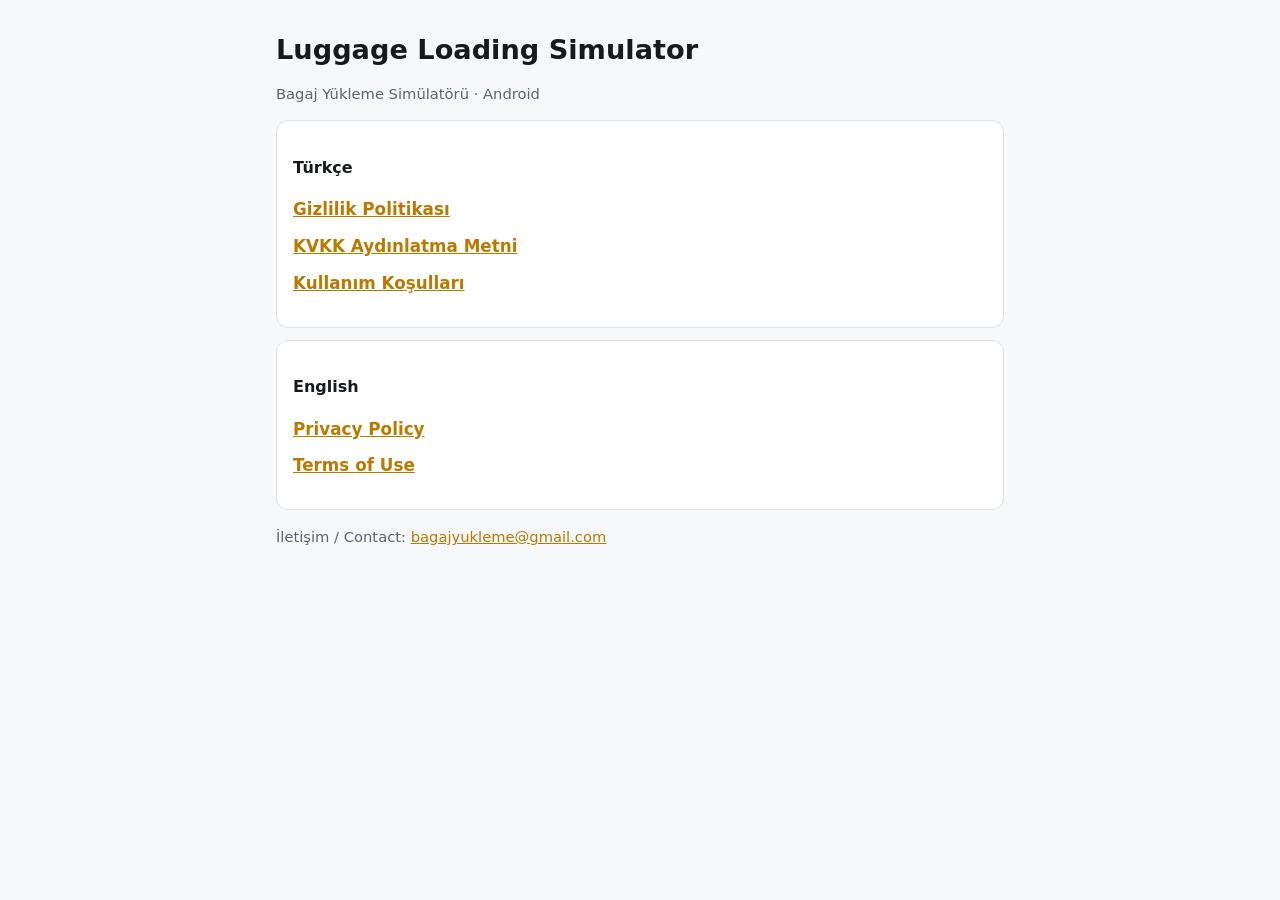
<file: index.html>
<!doctype html>
<html lang="tr">
<head>
<meta charset="utf-8">
<meta name="viewport" content="width=device-width, initial-scale=1">
<title>Luggage Loading Simulator</title>
<link rel="stylesheet" href="style.css">
</head>
<body>
<main>
<h1>Luggage Loading Simulator</h1>
<p class="meta">Bagaj Yükleme Simülatörü · Android</p>
<div class="card">
<h3>Türkçe</h3>
<ul class="links">
<li><a href="gizlilik.html">Gizlilik Politikası</a></li>
<li><a href="kvkk.html">KVKK Aydınlatma Metni</a></li>
<li><a href="kosullar.html">Kullanım Koşulları</a></li>
</ul>
</div>
<div class="card" lang="en">
<h3>English</h3>
<ul class="links">
<li><a href="privacy.html">Privacy Policy</a></li>
<li><a href="terms.html">Terms of Use</a></li>
</ul>
</div>
<p class="meta">İletişim / Contact: <a href="mailto:bagajyukleme@gmail.com">bagajyukleme@gmail.com</a></p>
</main>
</body>
</html>
</file>
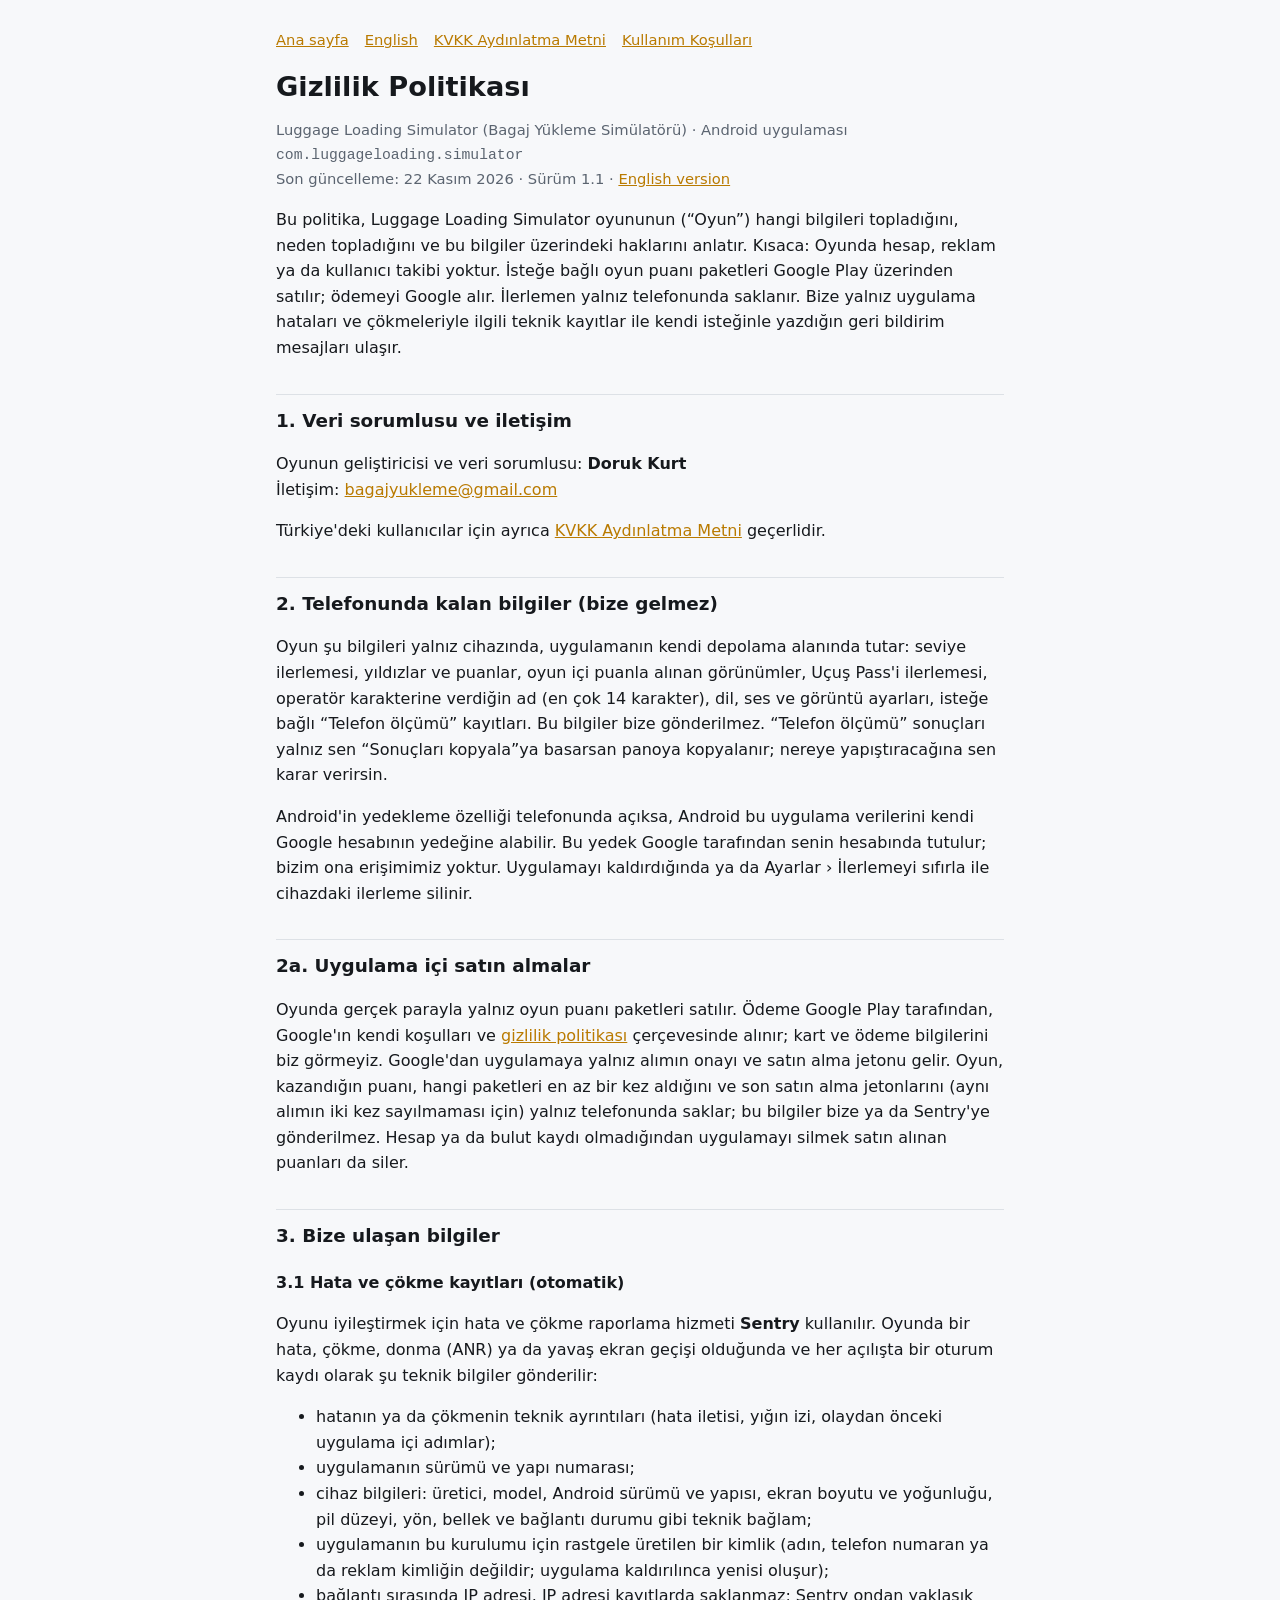
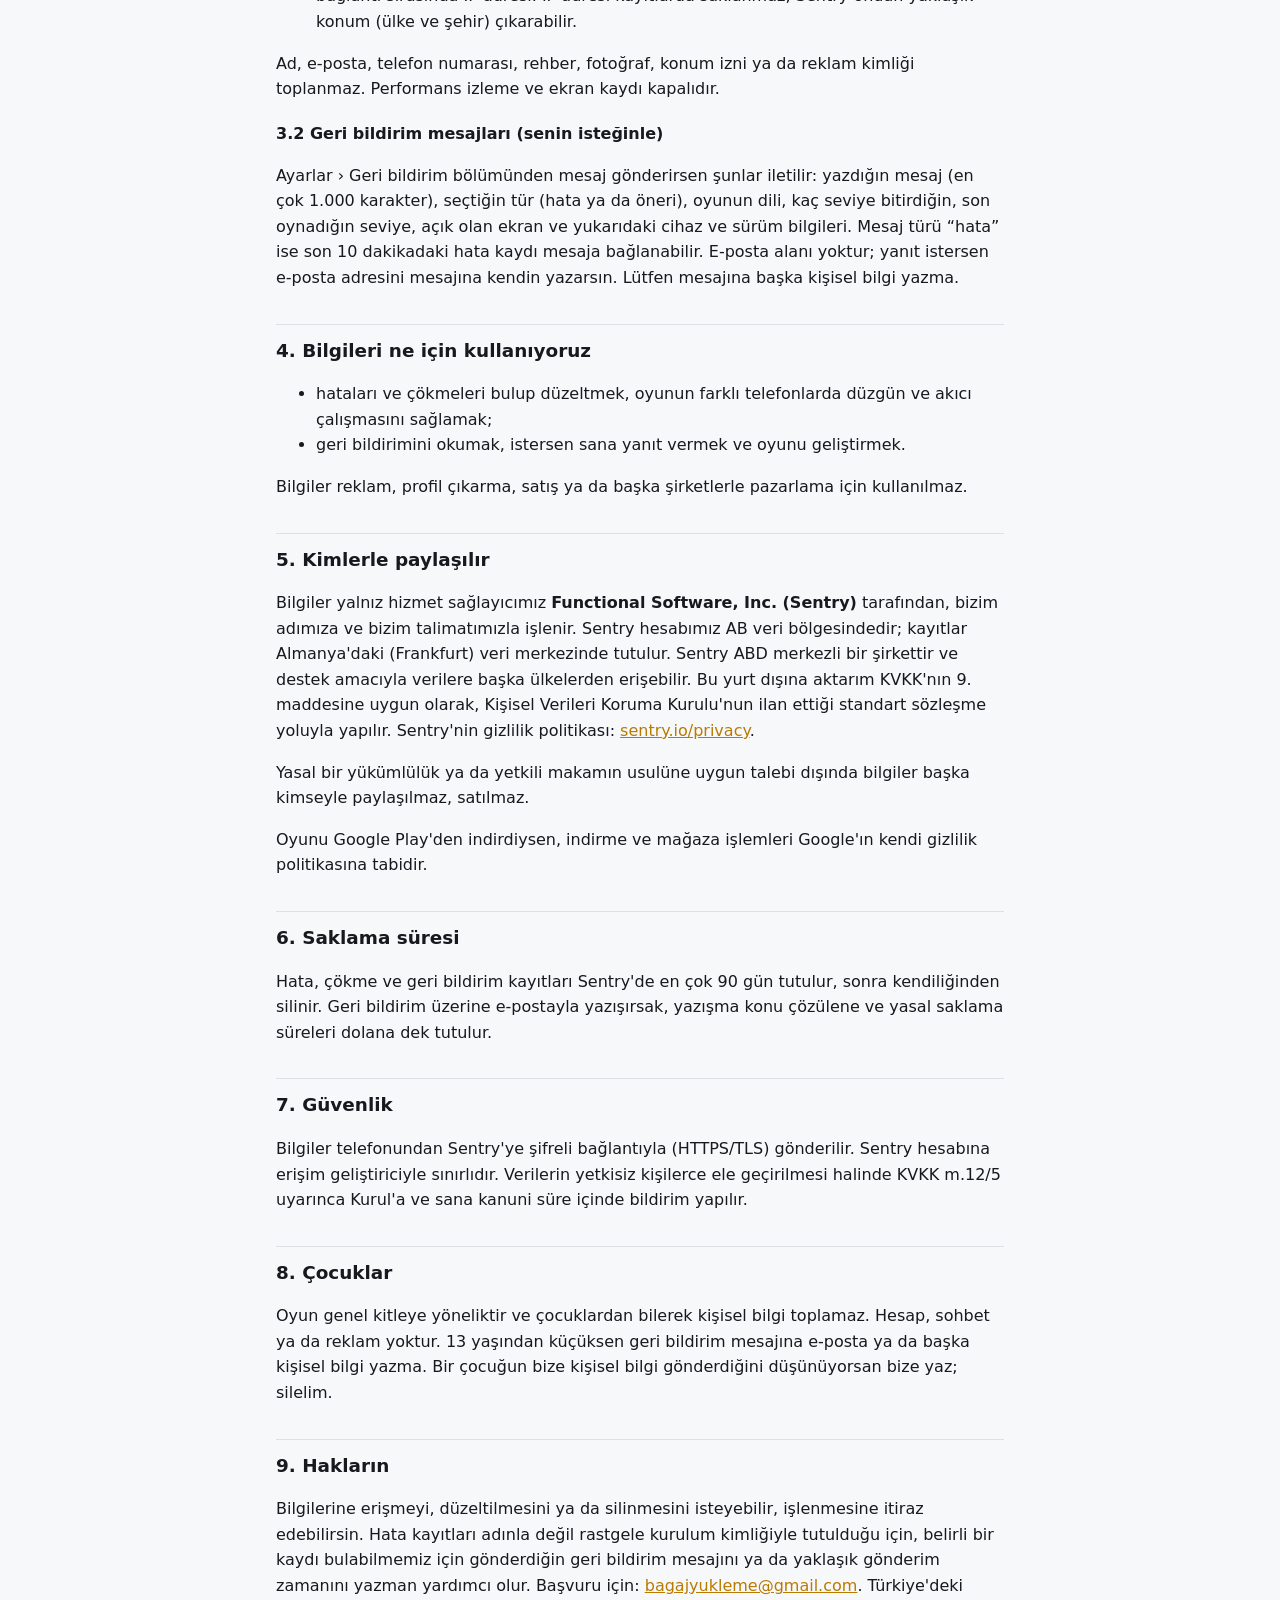
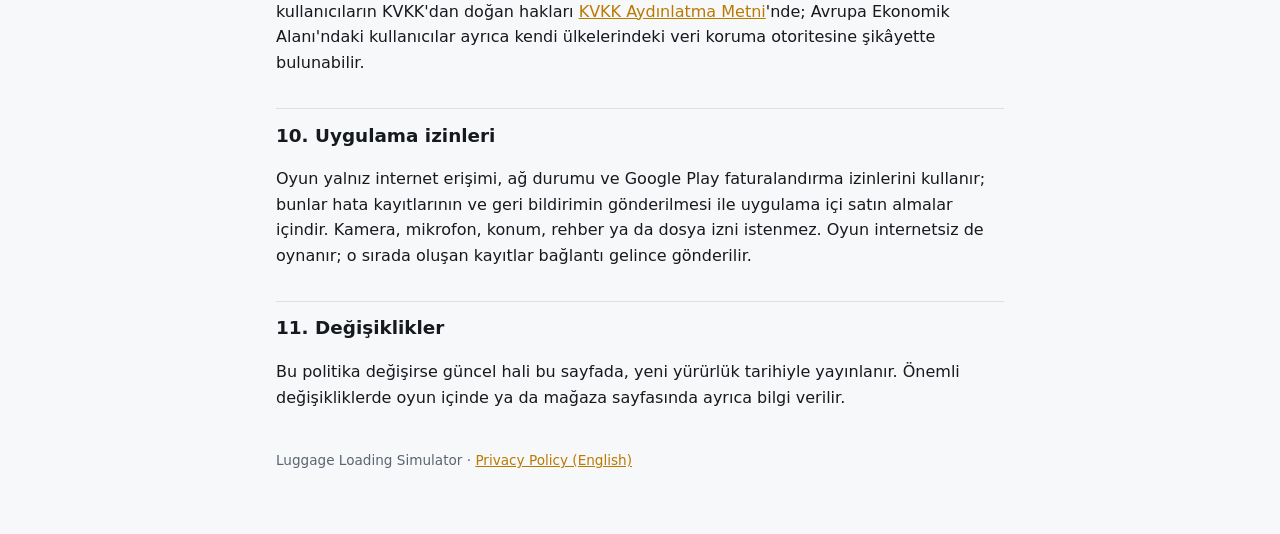
<file: gizlilik.html>
<!doctype html>
<html lang="tr">
<head>
<meta charset="utf-8">
<meta name="viewport" content="width=device-width, initial-scale=1">
<title>Gizlilik Politikası · Bagaj Yükleme Simülatörü</title>
<link rel="stylesheet" href="style.css">
</head>
<body>
<main>
<nav class="top"><a href="./">Ana sayfa</a><a href="privacy.html" hreflang="en">English</a><a href="kvkk.html">KVKK Aydınlatma Metni</a><a href="kosullar.html">Kullanım Koşulları</a></nav>
<h1>Gizlilik Politikası</h1>
<p class="meta">Luggage Loading Simulator (Bagaj Yükleme Simülatörü) · Android uygulaması <code>com.luggageloading.simulator</code><br>Son güncelleme: 22 Kasım 2026 · Sürüm 1.1 · <a href="privacy.html" hreflang="en">English version</a></p>

<p>Bu politika, Luggage Loading Simulator oyununun (“Oyun”) hangi bilgileri topladığını, neden topladığını ve bu bilgiler üzerindeki haklarını anlatır. Kısaca: Oyunda hesap, reklam ya da kullanıcı takibi yoktur. İsteğe bağlı oyun puanı paketleri Google Play üzerinden satılır; ödemeyi Google alır. İlerlemen yalnız telefonunda saklanır. Bize yalnız uygulama hataları ve çökmeleriyle ilgili teknik kayıtlar ile kendi isteğinle yazdığın geri bildirim mesajları ulaşır.</p>

<h2>1. Veri sorumlusu ve iletişim</h2>
<p>Oyunun geliştiricisi ve veri sorumlusu: <strong>Doruk Kurt</strong><br>
İletişim: <a href="mailto:bagajyukleme@gmail.com">bagajyukleme@gmail.com</a></p>
<p>Türkiye'deki kullanıcılar için ayrıca <a href="kvkk.html">KVKK Aydınlatma Metni</a> geçerlidir.</p>

<h2>2. Telefonunda kalan bilgiler (bize gelmez)</h2>
<p>Oyun şu bilgileri yalnız cihazında, uygulamanın kendi depolama alanında tutar: seviye ilerlemesi, yıldızlar ve puanlar, oyun içi puanla alınan görünümler, Uçuş Pass'i ilerlemesi, operatör karakterine verdiğin ad (en çok 14 karakter), dil, ses ve görüntü ayarları, isteğe bağlı “Telefon ölçümü” kayıtları. Bu bilgiler bize gönderilmez. “Telefon ölçümü” sonuçları yalnız sen “Sonuçları kopyala”ya basarsan panoya kopyalanır; nereye yapıştıracağına sen karar verirsin.</p>
<p>Android'in yedekleme özelliği telefonunda açıksa, Android bu uygulama verilerini kendi Google hesabının yedeğine alabilir. Bu yedek Google tarafından senin hesabında tutulur; bizim ona erişimimiz yoktur. Uygulamayı kaldırdığında ya da Ayarlar › İlerlemeyi sıfırla ile cihazdaki ilerleme silinir.</p>

<h2>2a. Uygulama içi satın almalar</h2>
<p>Oyunda gerçek parayla yalnız oyun puanı paketleri satılır. Ödeme Google Play tarafından, Google'ın kendi koşulları ve <a href="https://policies.google.com/privacy">gizlilik politikası</a> çerçevesinde alınır; kart ve ödeme bilgilerini biz görmeyiz. Google'dan uygulamaya yalnız alımın onayı ve satın alma jetonu gelir. Oyun, kazandığın puanı, hangi paketleri en az bir kez aldığını ve son satın alma jetonlarını (aynı alımın iki kez sayılmaması için) yalnız telefonunda saklar; bu bilgiler bize ya da Sentry'ye gönderilmez. Hesap ya da bulut kaydı olmadığından uygulamayı silmek satın alınan puanları da siler.</p>

<h2>3. Bize ulaşan bilgiler</h2>
<h3>3.1 Hata ve çökme kayıtları (otomatik)</h3>
<p>Oyunu iyileştirmek için hata ve çökme raporlama hizmeti <strong>Sentry</strong> kullanılır. Oyunda bir hata, çökme, donma (ANR) ya da yavaş ekran geçişi olduğunda ve her açılışta bir oturum kaydı olarak şu teknik bilgiler gönderilir:</p>
<ul>
<li>hatanın ya da çökmenin teknik ayrıntıları (hata iletisi, yığın izi, olaydan önceki uygulama içi adımlar);</li>
<li>uygulamanın sürümü ve yapı numarası;</li>
<li>cihaz bilgileri: üretici, model, Android sürümü ve yapısı, ekran boyutu ve yoğunluğu, pil düzeyi, yön, bellek ve bağlantı durumu gibi teknik bağlam;</li>
<li>uygulamanın bu kurulumu için rastgele üretilen bir kimlik (adın, telefon numaran ya da reklam kimliğin değildir; uygulama kaldırılınca yenisi oluşur);</li>
<li>bağlantı sırasında IP adresi. IP adresi kayıtlarda saklanmaz; Sentry ondan yaklaşık konum (ülke ve şehir) çıkarabilir.</li>
</ul>
<p>Ad, e-posta, telefon numarası, rehber, fotoğraf, konum izni ya da reklam kimliği toplanmaz. Performans izleme ve ekran kaydı kapalıdır.</p>

<h3>3.2 Geri bildirim mesajları (senin isteğinle)</h3>
<p>Ayarlar › Geri bildirim bölümünden mesaj gönderirsen şunlar iletilir: yazdığın mesaj (en çok 1.000 karakter), seçtiğin tür (hata ya da öneri), oyunun dili, kaç seviye bitirdiğin, son oynadığın seviye, açık olan ekran ve yukarıdaki cihaz ve sürüm bilgileri. Mesaj türü “hata” ise son 10 dakikadaki hata kaydı mesaja bağlanabilir. E-posta alanı yoktur; yanıt istersen e-posta adresini mesajına kendin yazarsın. Lütfen mesajına başka kişisel bilgi yazma.</p>

<h2>4. Bilgileri ne için kullanıyoruz</h2>
<ul>
<li>hataları ve çökmeleri bulup düzeltmek, oyunun farklı telefonlarda düzgün ve akıcı çalışmasını sağlamak;</li>
<li>geri bildirimini okumak, istersen sana yanıt vermek ve oyunu geliştirmek.</li>
</ul>
<p>Bilgiler reklam, profil çıkarma, satış ya da başka şirketlerle pazarlama için kullanılmaz.</p>

<h2>5. Kimlerle paylaşılır</h2>
<p>Bilgiler yalnız hizmet sağlayıcımız <strong>Functional Software, Inc. (Sentry)</strong> tarafından, bizim adımıza ve bizim talimatımızla işlenir. Sentry hesabımız AB veri bölgesindedir; kayıtlar Almanya'daki (Frankfurt) veri merkezinde tutulur. Sentry ABD merkezli bir şirkettir ve destek amacıyla verilere başka ülkelerden erişebilir. Bu yurt dışına aktarım KVKK'nın 9. maddesine uygun olarak, Kişisel Verileri Koruma Kurulu'nun ilan ettiği standart sözleşme yoluyla yapılır. Sentry'nin gizlilik politikası: <a href="https://sentry.io/privacy/">sentry.io/privacy</a>.</p>
<p>Yasal bir yükümlülük ya da yetkili makamın usulüne uygun talebi dışında bilgiler başka kimseyle paylaşılmaz, satılmaz.</p>
<p>Oyunu Google Play'den indirdiysen, indirme ve mağaza işlemleri Google'ın kendi gizlilik politikasına tabidir.</p>

<h2>6. Saklama süresi</h2>
<p>Hata, çökme ve geri bildirim kayıtları Sentry'de en çok 90 gün tutulur, sonra kendiliğinden silinir. Geri bildirim üzerine e-postayla yazışırsak, yazışma konu çözülene ve yasal saklama süreleri dolana dek tutulur.</p>

<h2>7. Güvenlik</h2>
<p>Bilgiler telefonundan Sentry'ye şifreli bağlantıyla (HTTPS/TLS) gönderilir. Sentry hesabına erişim geliştiriciyle sınırlıdır. Verilerin yetkisiz kişilerce ele geçirilmesi halinde KVKK m.12/5 uyarınca Kurul'a ve sana kanuni süre içinde bildirim yapılır.</p>

<h2>8. Çocuklar</h2>
<p>Oyun genel kitleye yöneliktir ve çocuklardan bilerek kişisel bilgi toplamaz. Hesap, sohbet ya da reklam yoktur. 13 yaşından küçüksen geri bildirim mesajına e-posta ya da başka kişisel bilgi yazma. Bir çocuğun bize kişisel bilgi gönderdiğini düşünüyorsan bize yaz; silelim.</p>

<h2>9. Hakların</h2>
<p>Bilgilerine erişmeyi, düzeltilmesini ya da silinmesini isteyebilir, işlenmesine itiraz edebilirsin. Hata kayıtları adınla değil rastgele kurulum kimliğiyle tutulduğu için, belirli bir kaydı bulabilmemiz için gönderdiğin geri bildirim mesajını ya da yaklaşık gönderim zamanını yazman yardımcı olur. Başvuru için: <a href="mailto:bagajyukleme@gmail.com">bagajyukleme@gmail.com</a>. Türkiye'deki kullanıcıların KVKK'dan doğan hakları <a href="kvkk.html">KVKK Aydınlatma Metni</a>'nde; Avrupa Ekonomik Alanı'ndaki kullanıcılar ayrıca kendi ülkelerindeki veri koruma otoritesine şikâyette bulunabilir.</p>

<h2>10. Uygulama izinleri</h2>
<p>Oyun yalnız internet erişimi, ağ durumu ve Google Play faturalandırma izinlerini kullanır; bunlar hata kayıtlarının ve geri bildirimin gönderilmesi ile uygulama içi satın almalar içindir. Kamera, mikrofon, konum, rehber ya da dosya izni istenmez. Oyun internetsiz de oynanır; o sırada oluşan kayıtlar bağlantı gelince gönderilir.</p>

<h2>11. Değişiklikler</h2>
<p>Bu politika değişirse güncel hali bu sayfada, yeni yürürlük tarihiyle yayınlanır. Önemli değişikliklerde oyun içinde ya da mağaza sayfasında ayrıca bilgi verilir.</p>

<footer>Luggage Loading Simulator · <a href="privacy.html" hreflang="en">Privacy Policy (English)</a></footer>
</main>
</body>
</html>
</file>
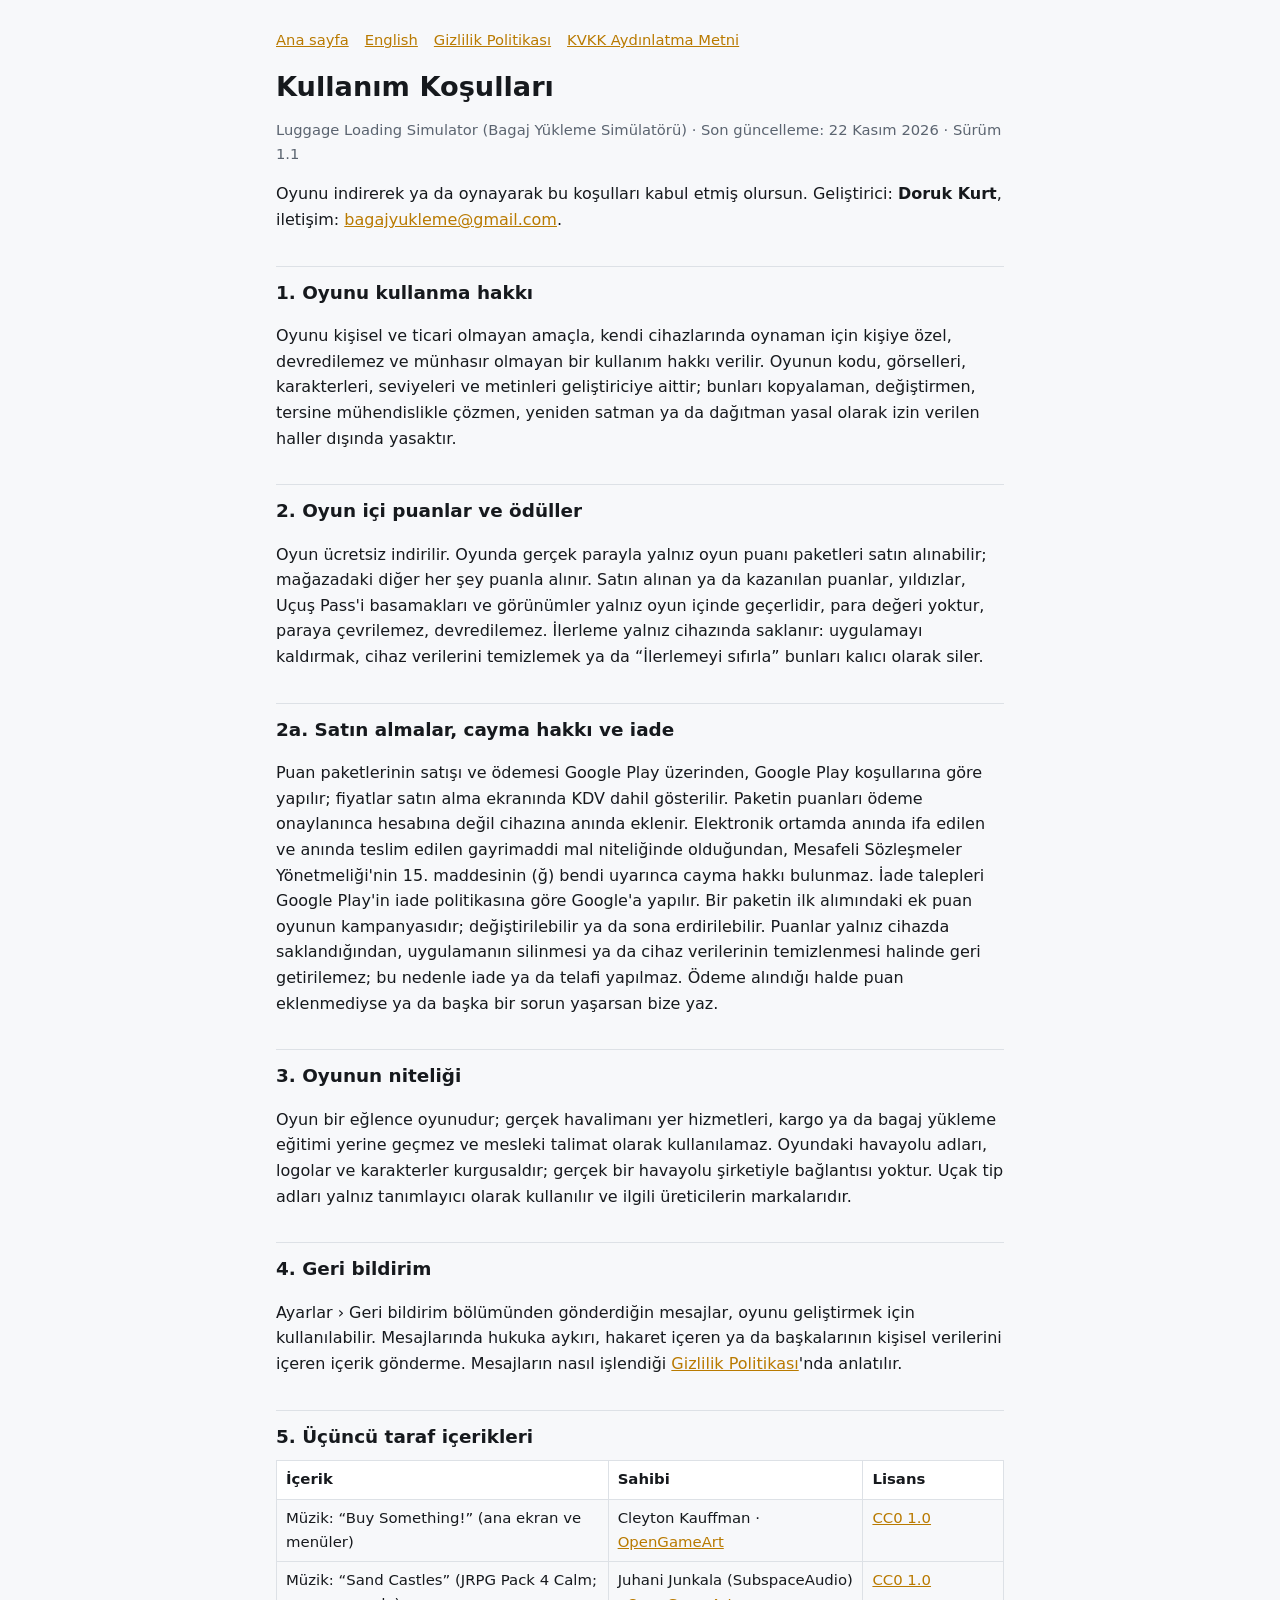
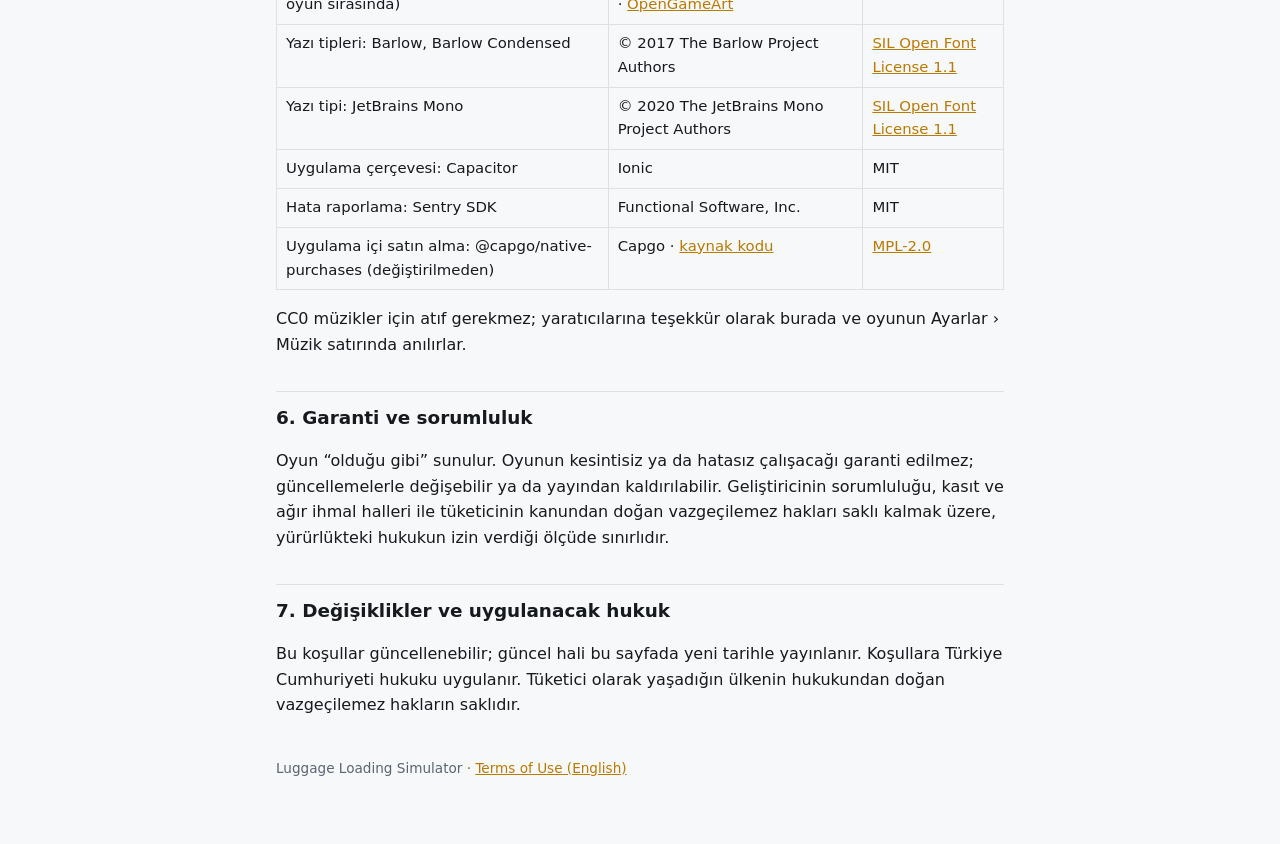
<file: kosullar.html>
<!doctype html>
<html lang="tr">
<head>
<meta charset="utf-8">
<meta name="viewport" content="width=device-width, initial-scale=1">
<title>Kullanım Koşulları · Bagaj Yükleme Simülatörü</title>
<link rel="stylesheet" href="style.css">
</head>
<body>
<main>
<nav class="top"><a href="./">Ana sayfa</a><a href="terms.html" hreflang="en">English</a><a href="gizlilik.html">Gizlilik Politikası</a><a href="kvkk.html">KVKK Aydınlatma Metni</a></nav>
<h1>Kullanım Koşulları</h1>
<p class="meta">Luggage Loading Simulator (Bagaj Yükleme Simülatörü) · Son güncelleme: 22 Kasım 2026 · Sürüm 1.1</p>

<p>Oyunu indirerek ya da oynayarak bu koşulları kabul etmiş olursun. Geliştirici: <strong>Doruk Kurt</strong>, iletişim: <a href="mailto:bagajyukleme@gmail.com">bagajyukleme@gmail.com</a>.</p>

<h2>1. Oyunu kullanma hakkı</h2>
<p>Oyunu kişisel ve ticari olmayan amaçla, kendi cihazlarında oynaman için kişiye özel, devredilemez ve münhasır olmayan bir kullanım hakkı verilir. Oyunun kodu, görselleri, karakterleri, seviyeleri ve metinleri geliştiriciye aittir; bunları kopyalaman, değiştirmen, tersine mühendislikle çözmen, yeniden satman ya da dağıtman yasal olarak izin verilen haller dışında yasaktır.</p>

<h2>2. Oyun içi puanlar ve ödüller</h2>
<p>Oyun ücretsiz indirilir. Oyunda gerçek parayla yalnız oyun puanı paketleri satın alınabilir; mağazadaki diğer her şey puanla alınır. Satın alınan ya da kazanılan puanlar, yıldızlar, Uçuş Pass'i basamakları ve görünümler yalnız oyun içinde geçerlidir, para değeri yoktur, paraya çevrilemez, devredilemez. İlerleme yalnız cihazında saklanır: uygulamayı kaldırmak, cihaz verilerini temizlemek ya da “İlerlemeyi sıfırla” bunları kalıcı olarak siler.</p>

<h2>2a. Satın almalar, cayma hakkı ve iade</h2>
<p>Puan paketlerinin satışı ve ödemesi Google Play üzerinden, Google Play koşullarına göre yapılır; fiyatlar satın alma ekranında KDV dahil gösterilir. Paketin puanları ödeme onaylanınca hesabına değil cihazına anında eklenir. Elektronik ortamda anında ifa edilen ve anında teslim edilen gayrimaddi mal niteliğinde olduğundan, Mesafeli Sözleşmeler Yönetmeliği'nin 15. maddesinin (ğ) bendi uyarınca cayma hakkı bulunmaz. İade talepleri Google Play'in iade politikasına göre Google'a yapılır. Bir paketin ilk alımındaki ek puan oyunun kampanyasıdır; değiştirilebilir ya da sona erdirilebilir. Puanlar yalnız cihazda saklandığından, uygulamanın silinmesi ya da cihaz verilerinin temizlenmesi halinde geri getirilemez; bu nedenle iade ya da telafi yapılmaz. Ödeme alındığı halde puan eklenmediyse ya da başka bir sorun yaşarsan bize yaz.</p>

<h2>3. Oyunun niteliği</h2>
<p>Oyun bir eğlence oyunudur; gerçek havalimanı yer hizmetleri, kargo ya da bagaj yükleme eğitimi yerine geçmez ve mesleki talimat olarak kullanılamaz. Oyundaki havayolu adları, logolar ve karakterler kurgusaldır; gerçek bir havayolu şirketiyle bağlantısı yoktur. Uçak tip adları yalnız tanımlayıcı olarak kullanılır ve ilgili üreticilerin markalarıdır.</p>

<h2>4. Geri bildirim</h2>
<p>Ayarlar › Geri bildirim bölümünden gönderdiğin mesajlar, oyunu geliştirmek için kullanılabilir. Mesajlarında hukuka aykırı, hakaret içeren ya da başkalarının kişisel verilerini içeren içerik gönderme. Mesajların nasıl işlendiği <a href="gizlilik.html">Gizlilik Politikası</a>'nda anlatılır.</p>

<h2>5. Üçüncü taraf içerikleri</h2>
<table>
<tr><th>İçerik</th><th>Sahibi</th><th>Lisans</th></tr>
<tr><td>Müzik: “Buy Something!” (ana ekran ve menüler)</td><td>Cleyton Kauffman · <a href="https://opengameart.org/content/shop-theme">OpenGameArt</a></td><td><a href="https://creativecommons.org/publicdomain/zero/1.0/deed.tr">CC0 1.0</a></td></tr>
<tr><td>Müzik: “Sand Castles” (JRPG Pack 4 Calm; oyun sırasında)</td><td>Juhani Junkala (SubspaceAudio) · <a href="https://opengameart.org/content/jrpg-pack-4-calm">OpenGameArt</a></td><td><a href="https://creativecommons.org/publicdomain/zero/1.0/deed.tr">CC0 1.0</a></td></tr>
<tr><td>Yazı tipleri: Barlow, Barlow Condensed</td><td>© 2017 The Barlow Project Authors</td><td><a href="https://openfontlicense.org/">SIL Open Font License 1.1</a></td></tr>
<tr><td>Yazı tipi: JetBrains Mono</td><td>© 2020 The JetBrains Mono Project Authors</td><td><a href="https://openfontlicense.org/">SIL Open Font License 1.1</a></td></tr>
<tr><td>Uygulama çerçevesi: Capacitor</td><td>Ionic</td><td>MIT</td></tr>
<tr><td>Hata raporlama: Sentry SDK</td><td>Functional Software, Inc.</td><td>MIT</td></tr>
<tr><td>Uygulama içi satın alma: @capgo/native-purchases (değiştirilmeden)</td><td>Capgo · <a href="https://github.com/Cap-go/capacitor-native-purchases">kaynak kodu</a></td><td><a href="https://www.mozilla.org/MPL/2.0/">MPL-2.0</a></td></tr>
</table>
<p>CC0 müzikler için atıf gerekmez; yaratıcılarına teşekkür olarak burada ve oyunun Ayarlar › Müzik satırında anılırlar.</p>

<h2>6. Garanti ve sorumluluk</h2>
<p>Oyun “olduğu gibi” sunulur. Oyunun kesintisiz ya da hatasız çalışacağı garanti edilmez; güncellemelerle değişebilir ya da yayından kaldırılabilir. Geliştiricinin sorumluluğu, kasıt ve ağır ihmal halleri ile tüketicinin kanundan doğan vazgeçilemez hakları saklı kalmak üzere, yürürlükteki hukukun izin verdiği ölçüde sınırlıdır.</p>

<h2>7. Değişiklikler ve uygulanacak hukuk</h2>
<p>Bu koşullar güncellenebilir; güncel hali bu sayfada yeni tarihle yayınlanır. Koşullara Türkiye Cumhuriyeti hukuku uygulanır. Tüketici olarak yaşadığın ülkenin hukukundan doğan vazgeçilemez hakların saklıdır.</p>

<footer>Luggage Loading Simulator · <a href="terms.html" hreflang="en">Terms of Use (English)</a></footer>
</main>
</body>
</html>
</file>
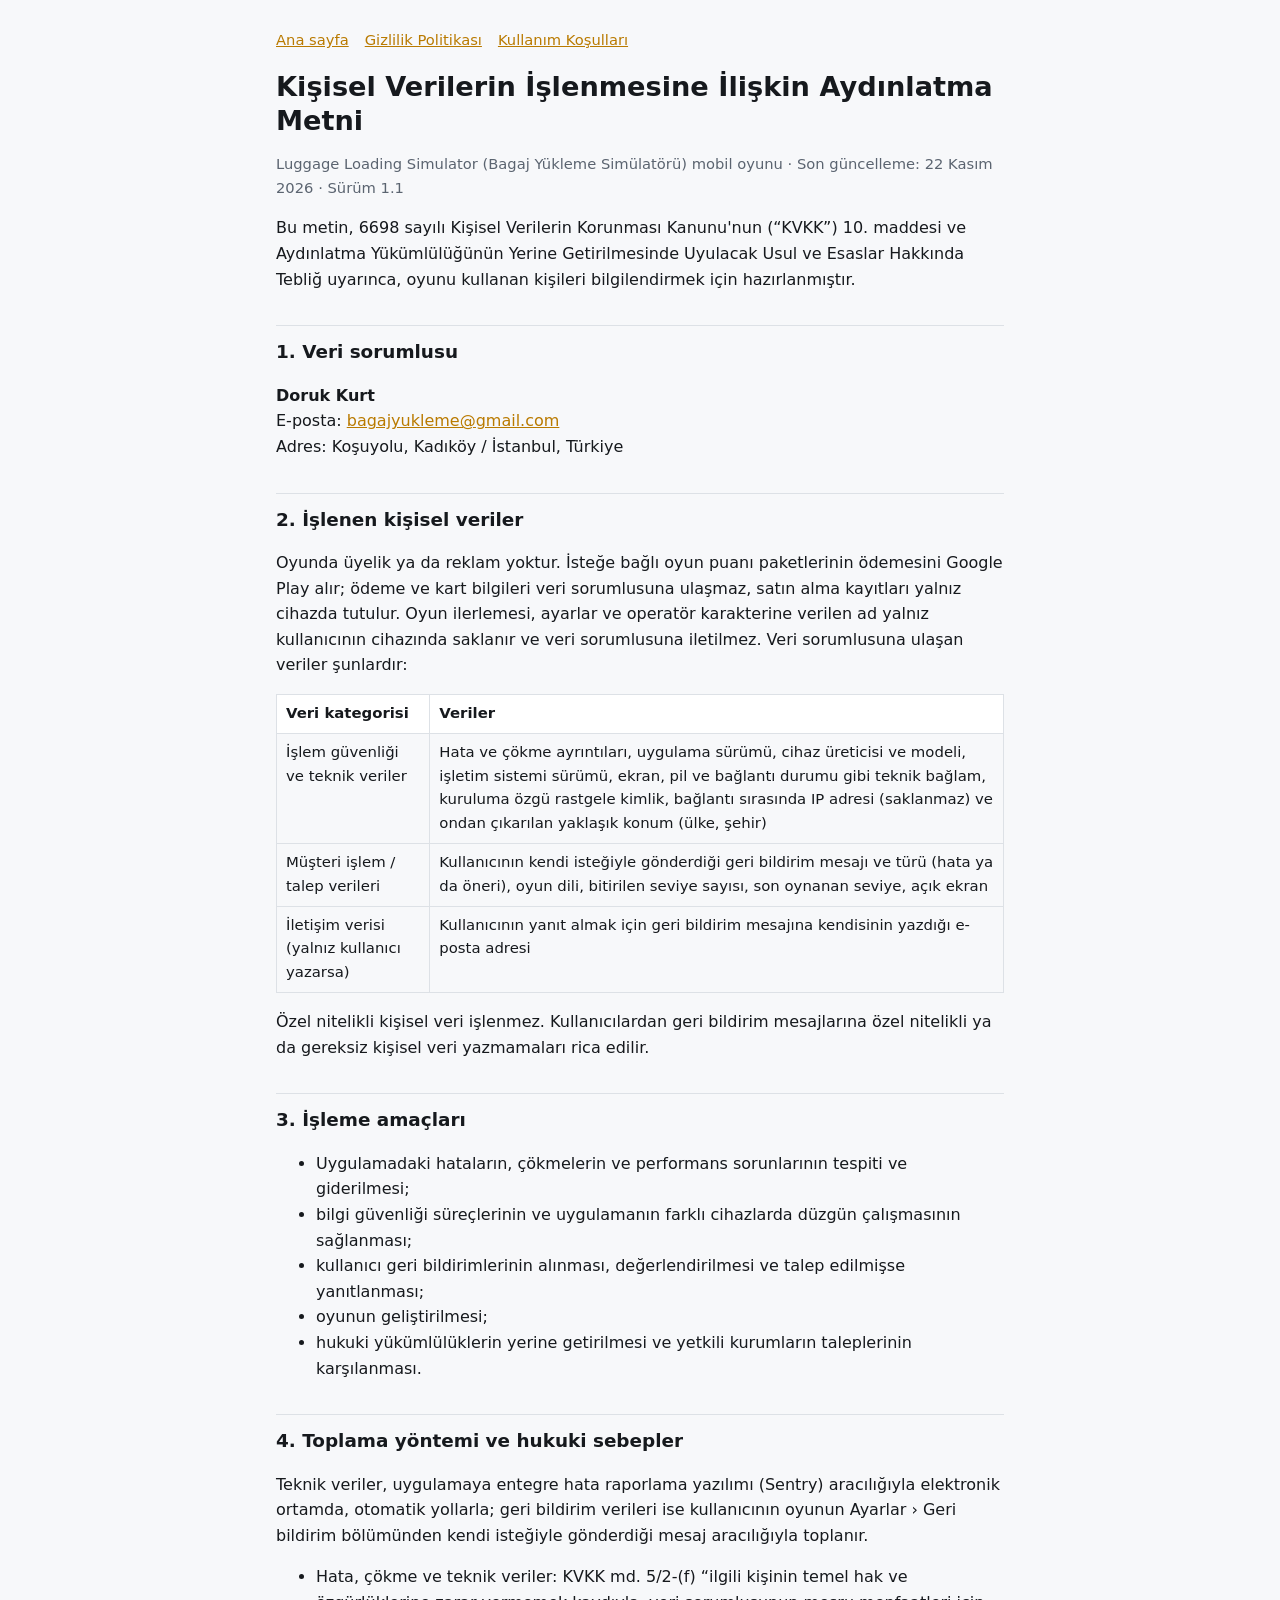
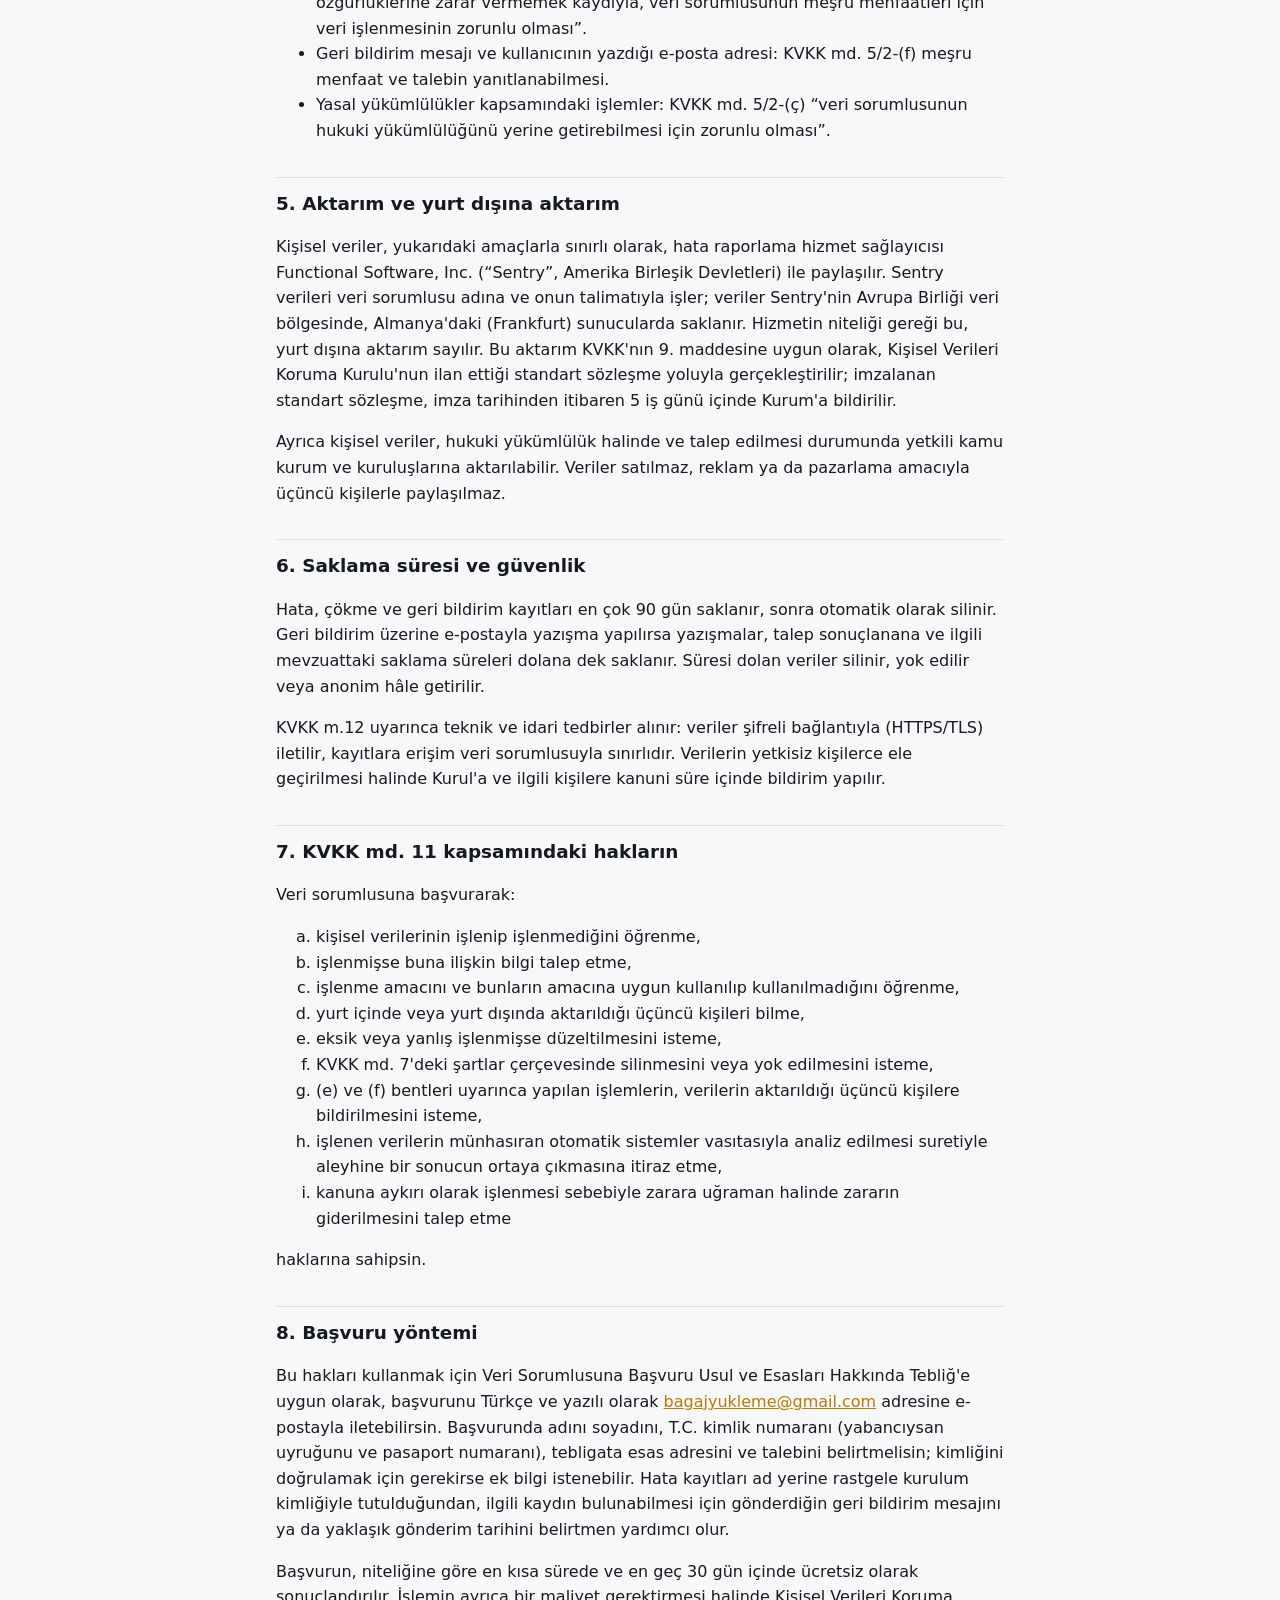
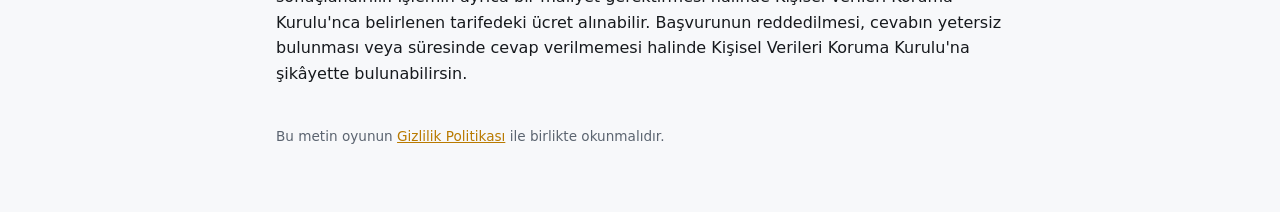
<file: kvkk.html>
<!doctype html>
<html lang="tr">
<head>
<meta charset="utf-8">
<meta name="viewport" content="width=device-width, initial-scale=1">
<title>KVKK Aydınlatma Metni · Bagaj Yükleme Simülatörü</title>
<link rel="stylesheet" href="style.css">
</head>
<body>
<main>
<nav class="top"><a href="./">Ana sayfa</a><a href="gizlilik.html">Gizlilik Politikası</a><a href="kosullar.html">Kullanım Koşulları</a></nav>
<h1>Kişisel Verilerin İşlenmesine İlişkin Aydınlatma Metni</h1>
<p class="meta">Luggage Loading Simulator (Bagaj Yükleme Simülatörü) mobil oyunu · Son güncelleme: 22 Kasım 2026 · Sürüm 1.1</p>

<p>Bu metin, 6698 sayılı Kişisel Verilerin Korunması Kanunu'nun (“KVKK”) 10. maddesi ve Aydınlatma Yükümlülüğünün Yerine Getirilmesinde Uyulacak Usul ve Esaslar Hakkında Tebliğ uyarınca, oyunu kullanan kişileri bilgilendirmek için hazırlanmıştır.</p>

<h2>1. Veri sorumlusu</h2>
<p><strong>Doruk Kurt</strong><br>
E-posta: <a href="mailto:bagajyukleme@gmail.com">bagajyukleme@gmail.com</a><br>Adres: Koşuyolu, Kadıköy / İstanbul, Türkiye</p>

<h2>2. İşlenen kişisel veriler</h2>
<p>Oyunda üyelik ya da reklam yoktur. İsteğe bağlı oyun puanı paketlerinin ödemesini Google Play alır; ödeme ve kart bilgileri veri sorumlusuna ulaşmaz, satın alma kayıtları yalnız cihazda tutulur. Oyun ilerlemesi, ayarlar ve operatör karakterine verilen ad yalnız kullanıcının cihazında saklanır ve veri sorumlusuna iletilmez. Veri sorumlusuna ulaşan veriler şunlardır:</p>
<table>
<tr><th>Veri kategorisi</th><th>Veriler</th></tr>
<tr><td>İşlem güvenliği ve teknik veriler</td><td>Hata ve çökme ayrıntıları, uygulama sürümü, cihaz üreticisi ve modeli, işletim sistemi sürümü, ekran, pil ve bağlantı durumu gibi teknik bağlam, kuruluma özgü rastgele kimlik, bağlantı sırasında IP adresi (saklanmaz) ve ondan çıkarılan yaklaşık konum (ülke, şehir)</td></tr>
<tr><td>Müşteri işlem / talep verileri</td><td>Kullanıcının kendi isteğiyle gönderdiği geri bildirim mesajı ve türü (hata ya da öneri), oyun dili, bitirilen seviye sayısı, son oynanan seviye, açık ekran</td></tr>
<tr><td>İletişim verisi (yalnız kullanıcı yazarsa)</td><td>Kullanıcının yanıt almak için geri bildirim mesajına kendisinin yazdığı e-posta adresi</td></tr>
</table>
<p>Özel nitelikli kişisel veri işlenmez. Kullanıcılardan geri bildirim mesajlarına özel nitelikli ya da gereksiz kişisel veri yazmamaları rica edilir.</p>

<h2>3. İşleme amaçları</h2>
<ul>
<li>Uygulamadaki hataların, çökmelerin ve performans sorunlarının tespiti ve giderilmesi;</li>
<li>bilgi güvenliği süreçlerinin ve uygulamanın farklı cihazlarda düzgün çalışmasının sağlanması;</li>
<li>kullanıcı geri bildirimlerinin alınması, değerlendirilmesi ve talep edilmişse yanıtlanması;</li>
<li>oyunun geliştirilmesi;</li>
<li>hukuki yükümlülüklerin yerine getirilmesi ve yetkili kurumların taleplerinin karşılanması.</li>
</ul>

<h2>4. Toplama yöntemi ve hukuki sebepler</h2>
<p>Teknik veriler, uygulamaya entegre hata raporlama yazılımı (Sentry) aracılığıyla elektronik ortamda, otomatik yollarla; geri bildirim verileri ise kullanıcının oyunun Ayarlar › Geri bildirim bölümünden kendi isteğiyle gönderdiği mesaj aracılığıyla toplanır.</p>
<ul>
<li>Hata, çökme ve teknik veriler: KVKK md. 5/2-(f) “ilgili kişinin temel hak ve özgürlüklerine zarar vermemek kaydıyla, veri sorumlusunun meşru menfaatleri için veri işlenmesinin zorunlu olması”.</li>
<li>Geri bildirim mesajı ve kullanıcının yazdığı e-posta adresi: KVKK md. 5/2-(f) meşru menfaat ve talebin yanıtlanabilmesi.</li>
<li>Yasal yükümlülükler kapsamındaki işlemler: KVKK md. 5/2-(ç) “veri sorumlusunun hukuki yükümlülüğünü yerine getirebilmesi için zorunlu olması”.</li>
</ul>

<h2>5. Aktarım ve yurt dışına aktarım</h2>
<p>Kişisel veriler, yukarıdaki amaçlarla sınırlı olarak, hata raporlama hizmet sağlayıcısı Functional Software, Inc. (“Sentry”, Amerika Birleşik Devletleri) ile paylaşılır. Sentry verileri veri sorumlusu adına ve onun talimatıyla işler; veriler Sentry'nin Avrupa Birliği veri bölgesinde, Almanya'daki (Frankfurt) sunucularda saklanır. Hizmetin niteliği gereği bu, yurt dışına aktarım sayılır. Bu aktarım KVKK'nın 9. maddesine uygun olarak, Kişisel Verileri Koruma Kurulu'nun ilan ettiği standart sözleşme yoluyla gerçekleştirilir; imzalanan standart sözleşme, imza tarihinden itibaren 5 iş günü içinde Kurum'a bildirilir.</p>
<p>Ayrıca kişisel veriler, hukuki yükümlülük halinde ve talep edilmesi durumunda yetkili kamu kurum ve kuruluşlarına aktarılabilir. Veriler satılmaz, reklam ya da pazarlama amacıyla üçüncü kişilerle paylaşılmaz.</p>

<h2>6. Saklama süresi ve güvenlik</h2>
<p>Hata, çökme ve geri bildirim kayıtları en çok 90 gün saklanır, sonra otomatik olarak silinir. Geri bildirim üzerine e-postayla yazışma yapılırsa yazışmalar, talep sonuçlanana ve ilgili mevzuattaki saklama süreleri dolana dek saklanır. Süresi dolan veriler silinir, yok edilir veya anonim hâle getirilir.</p>
<p>KVKK m.12 uyarınca teknik ve idari tedbirler alınır: veriler şifreli bağlantıyla (HTTPS/TLS) iletilir, kayıtlara erişim veri sorumlusuyla sınırlıdır. Verilerin yetkisiz kişilerce ele geçirilmesi halinde Kurul'a ve ilgili kişilere kanuni süre içinde bildirim yapılır.</p>

<h2>7. KVKK md. 11 kapsamındaki hakların</h2>
<p>Veri sorumlusuna başvurarak:</p>
<ol type="a">
<li>kişisel verilerinin işlenip işlenmediğini öğrenme,</li>
<li>işlenmişse buna ilişkin bilgi talep etme,</li>
<li>işlenme amacını ve bunların amacına uygun kullanılıp kullanılmadığını öğrenme,</li>
<li>yurt içinde veya yurt dışında aktarıldığı üçüncü kişileri bilme,</li>
<li>eksik veya yanlış işlenmişse düzeltilmesini isteme,</li>
<li>KVKK md. 7'deki şartlar çerçevesinde silinmesini veya yok edilmesini isteme,</li>
<li>(e) ve (f) bentleri uyarınca yapılan işlemlerin, verilerin aktarıldığı üçüncü kişilere bildirilmesini isteme,</li>
<li>işlenen verilerin münhasıran otomatik sistemler vasıtasıyla analiz edilmesi suretiyle aleyhine bir sonucun ortaya çıkmasına itiraz etme,</li>
<li>kanuna aykırı olarak işlenmesi sebebiyle zarara uğraman halinde zararın giderilmesini talep etme</li>
</ol>
<p>haklarına sahipsin.</p>

<h2>8. Başvuru yöntemi</h2>
<p>Bu hakları kullanmak için Veri Sorumlusuna Başvuru Usul ve Esasları Hakkında Tebliğ'e uygun olarak, başvurunu Türkçe ve yazılı olarak <a href="mailto:bagajyukleme@gmail.com">bagajyukleme@gmail.com</a> adresine e-postayla iletebilirsin. Başvurunda adını soyadını, T.C. kimlik numaranı (yabancıysan uyruğunu ve pasaport numaranı), tebligata esas adresini ve talebini belirtmelisin; kimliğini doğrulamak için gerekirse ek bilgi istenebilir. Hata kayıtları ad yerine rastgele kurulum kimliğiyle tutulduğundan, ilgili kaydın bulunabilmesi için gönderdiğin geri bildirim mesajını ya da yaklaşık gönderim tarihini belirtmen yardımcı olur.</p>
<p>Başvurun, niteliğine göre en kısa sürede ve en geç 30 gün içinde ücretsiz olarak sonuçlandırılır. İşlemin ayrıca bir maliyet gerektirmesi halinde Kişisel Verileri Koruma Kurulu'nca belirlenen tarifedeki ücret alınabilir. Başvurunun reddedilmesi, cevabın yetersiz bulunması veya süresinde cevap verilmemesi halinde Kişisel Verileri Koruma Kurulu'na şikâyette bulunabilirsin.</p>

<footer>Bu metin oyunun <a href="gizlilik.html">Gizlilik Politikası</a> ile birlikte okunmalıdır.</footer>
</main>
</body>
</html>
</file>
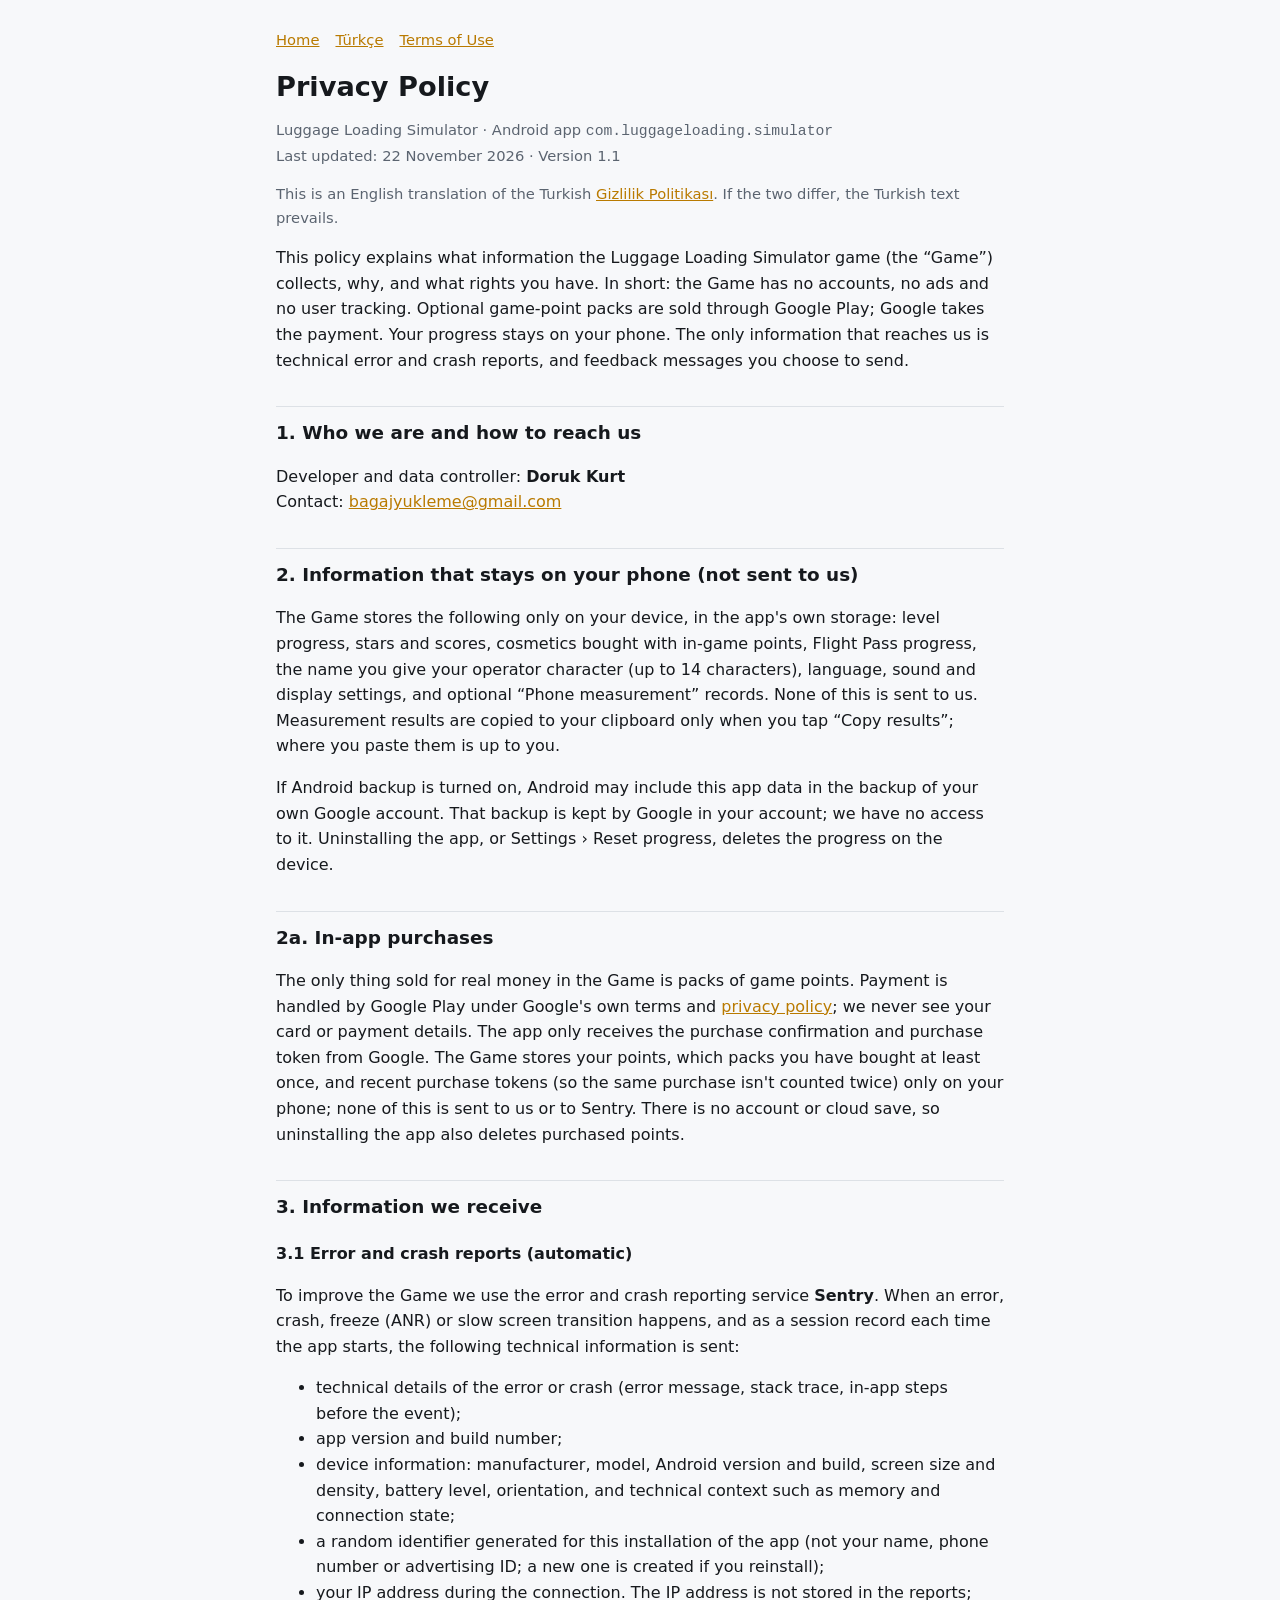
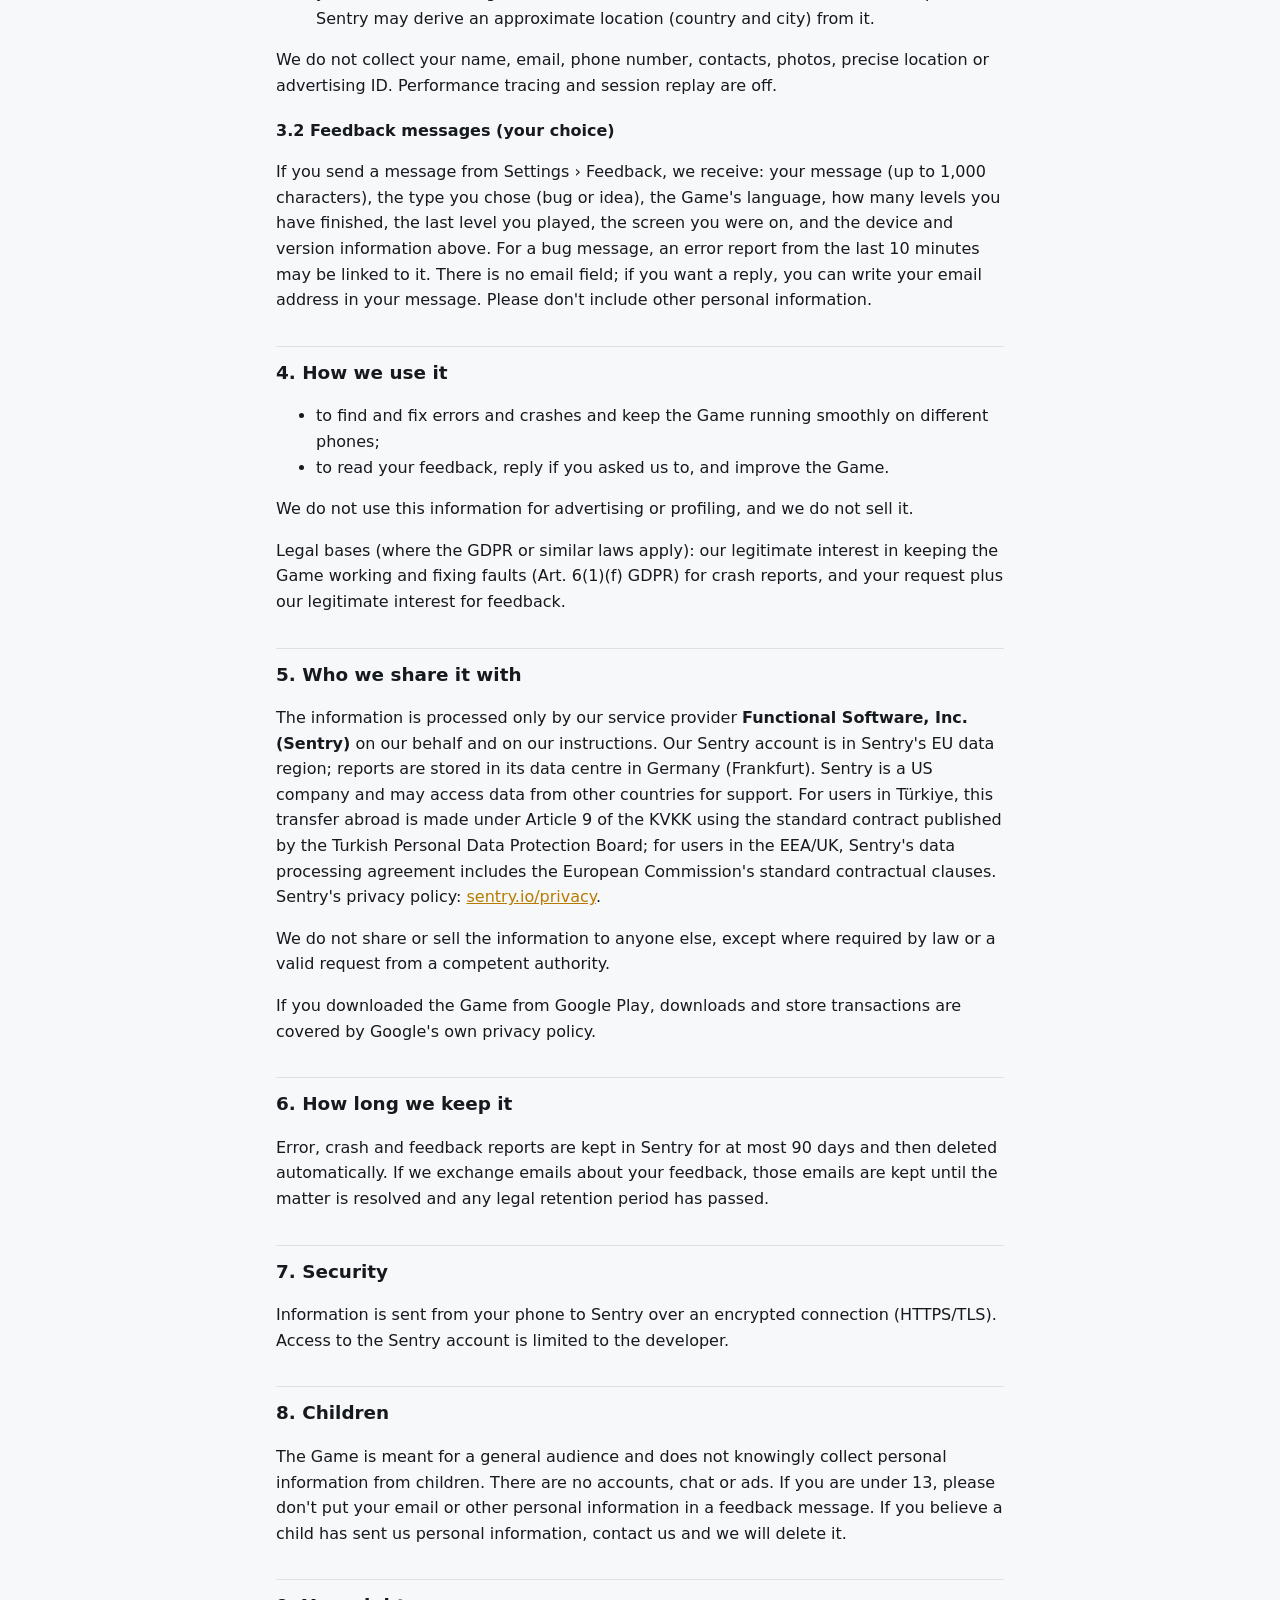
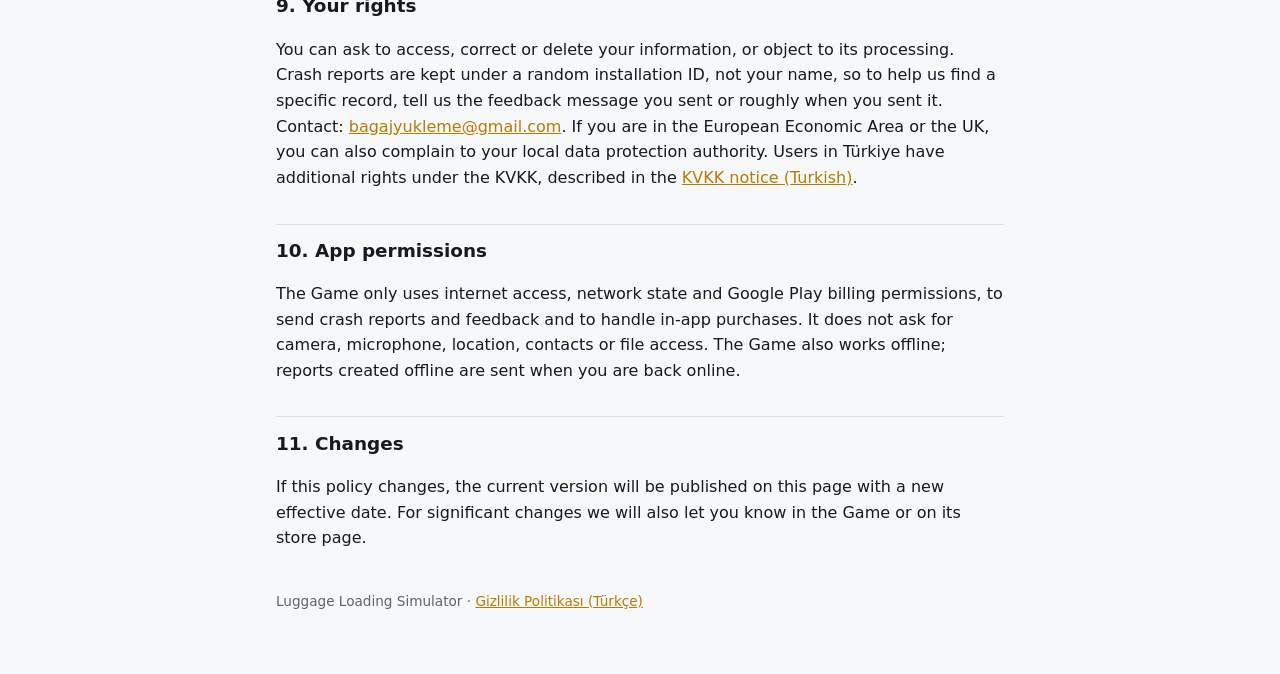
<file: privacy.html>
<!doctype html>
<html lang="en">
<head>
<meta charset="utf-8">
<meta name="viewport" content="width=device-width, initial-scale=1">
<title>Privacy Policy · Luggage Loading Simulator</title>
<link rel="stylesheet" href="style.css">
</head>
<body>
<main>
<nav class="top"><a href="./">Home</a><a href="gizlilik.html" hreflang="tr">Türkçe</a><a href="terms.html">Terms of Use</a></nav>
<h1>Privacy Policy</h1>
<p class="meta">Luggage Loading Simulator · Android app <code>com.luggageloading.simulator</code><br>Last updated: 22 November 2026 · Version 1.1</p>
<p class="meta">This is an English translation of the Turkish <a href="gizlilik.html" hreflang="tr">Gizlilik Politikası</a>. If the two differ, the Turkish text prevails.</p>

<p>This policy explains what information the Luggage Loading Simulator game (the “Game”) collects, why, and what rights you have. In short: the Game has no accounts, no ads and no user tracking. Optional game-point packs are sold through Google Play; Google takes the payment. Your progress stays on your phone. The only information that reaches us is technical error and crash reports, and feedback messages you choose to send.</p>

<h2>1. Who we are and how to reach us</h2>
<p>Developer and data controller: <strong>Doruk Kurt</strong><br>
Contact: <a href="mailto:bagajyukleme@gmail.com">bagajyukleme@gmail.com</a></p>

<h2>2. Information that stays on your phone (not sent to us)</h2>
<p>The Game stores the following only on your device, in the app's own storage: level progress, stars and scores, cosmetics bought with in-game points, Flight Pass progress, the name you give your operator character (up to 14 characters), language, sound and display settings, and optional “Phone measurement” records. None of this is sent to us. Measurement results are copied to your clipboard only when you tap “Copy results”; where you paste them is up to you.</p>
<p>If Android backup is turned on, Android may include this app data in the backup of your own Google account. That backup is kept by Google in your account; we have no access to it. Uninstalling the app, or Settings › Reset progress, deletes the progress on the device.</p>

<h2>2a. In-app purchases</h2>
<p>The only thing sold for real money in the Game is packs of game points. Payment is handled by Google Play under Google's own terms and <a href="https://policies.google.com/privacy">privacy policy</a>; we never see your card or payment details. The app only receives the purchase confirmation and purchase token from Google. The Game stores your points, which packs you have bought at least once, and recent purchase tokens (so the same purchase isn't counted twice) only on your phone; none of this is sent to us or to Sentry. There is no account or cloud save, so uninstalling the app also deletes purchased points.</p>

<h2>3. Information we receive</h2>
<h3>3.1 Error and crash reports (automatic)</h3>
<p>To improve the Game we use the error and crash reporting service <strong>Sentry</strong>. When an error, crash, freeze (ANR) or slow screen transition happens, and as a session record each time the app starts, the following technical information is sent:</p>
<ul>
<li>technical details of the error or crash (error message, stack trace, in-app steps before the event);</li>
<li>app version and build number;</li>
<li>device information: manufacturer, model, Android version and build, screen size and density, battery level, orientation, and technical context such as memory and connection state;</li>
<li>a random identifier generated for this installation of the app (not your name, phone number or advertising ID; a new one is created if you reinstall);</li>
<li>your IP address during the connection. The IP address is not stored in the reports; Sentry may derive an approximate location (country and city) from it.</li>
</ul>
<p>We do not collect your name, email, phone number, contacts, photos, precise location or advertising ID. Performance tracing and session replay are off.</p>

<h3>3.2 Feedback messages (your choice)</h3>
<p>If you send a message from Settings › Feedback, we receive: your message (up to 1,000 characters), the type you chose (bug or idea), the Game's language, how many levels you have finished, the last level you played, the screen you were on, and the device and version information above. For a bug message, an error report from the last 10 minutes may be linked to it. There is no email field; if you want a reply, you can write your email address in your message. Please don't include other personal information.</p>

<h2>4. How we use it</h2>
<ul>
<li>to find and fix errors and crashes and keep the Game running smoothly on different phones;</li>
<li>to read your feedback, reply if you asked us to, and improve the Game.</li>
</ul>
<p>We do not use this information for advertising or profiling, and we do not sell it.</p>
<p>Legal bases (where the GDPR or similar laws apply): our legitimate interest in keeping the Game working and fixing faults (Art. 6(1)(f) GDPR) for crash reports, and your request plus our legitimate interest for feedback.</p>

<h2>5. Who we share it with</h2>
<p>The information is processed only by our service provider <strong>Functional Software, Inc. (Sentry)</strong> on our behalf and on our instructions. Our Sentry account is in Sentry's EU data region; reports are stored in its data centre in Germany (Frankfurt). Sentry is a US company and may access data from other countries for support. For users in Türkiye, this transfer abroad is made under Article 9 of the KVKK using the standard contract published by the Turkish Personal Data Protection Board; for users in the EEA/UK, Sentry's data processing agreement includes the European Commission's standard contractual clauses. Sentry's privacy policy: <a href="https://sentry.io/privacy/">sentry.io/privacy</a>.</p>
<p>We do not share or sell the information to anyone else, except where required by law or a valid request from a competent authority.</p>
<p>If you downloaded the Game from Google Play, downloads and store transactions are covered by Google's own privacy policy.</p>

<h2>6. How long we keep it</h2>
<p>Error, crash and feedback reports are kept in Sentry for at most 90 days and then deleted automatically. If we exchange emails about your feedback, those emails are kept until the matter is resolved and any legal retention period has passed.</p>

<h2>7. Security</h2>
<p>Information is sent from your phone to Sentry over an encrypted connection (HTTPS/TLS). Access to the Sentry account is limited to the developer.</p>

<h2>8. Children</h2>
<p>The Game is meant for a general audience and does not knowingly collect personal information from children. There are no accounts, chat or ads. If you are under 13, please don't put your email or other personal information in a feedback message. If you believe a child has sent us personal information, contact us and we will delete it.</p>

<h2>9. Your rights</h2>
<p>You can ask to access, correct or delete your information, or object to its processing. Crash reports are kept under a random installation ID, not your name, so to help us find a specific record, tell us the feedback message you sent or roughly when you sent it. Contact: <a href="mailto:bagajyukleme@gmail.com">bagajyukleme@gmail.com</a>. If you are in the European Economic Area or the UK, you can also complain to your local data protection authority. Users in Türkiye have additional rights under the KVKK, described in the <a href="kvkk.html" hreflang="tr">KVKK notice (Turkish)</a>.</p>

<h2>10. App permissions</h2>
<p>The Game only uses internet access, network state and Google Play billing permissions, to send crash reports and feedback and to handle in-app purchases. It does not ask for camera, microphone, location, contacts or file access. The Game also works offline; reports created offline are sent when you are back online.</p>

<h2>11. Changes</h2>
<p>If this policy changes, the current version will be published on this page with a new effective date. For significant changes we will also let you know in the Game or on its store page.</p>

<footer>Luggage Loading Simulator · <a href="gizlilik.html" hreflang="tr">Gizlilik Politikası (Türkçe)</a></footer>
</main>
</body>
</html>
</file>
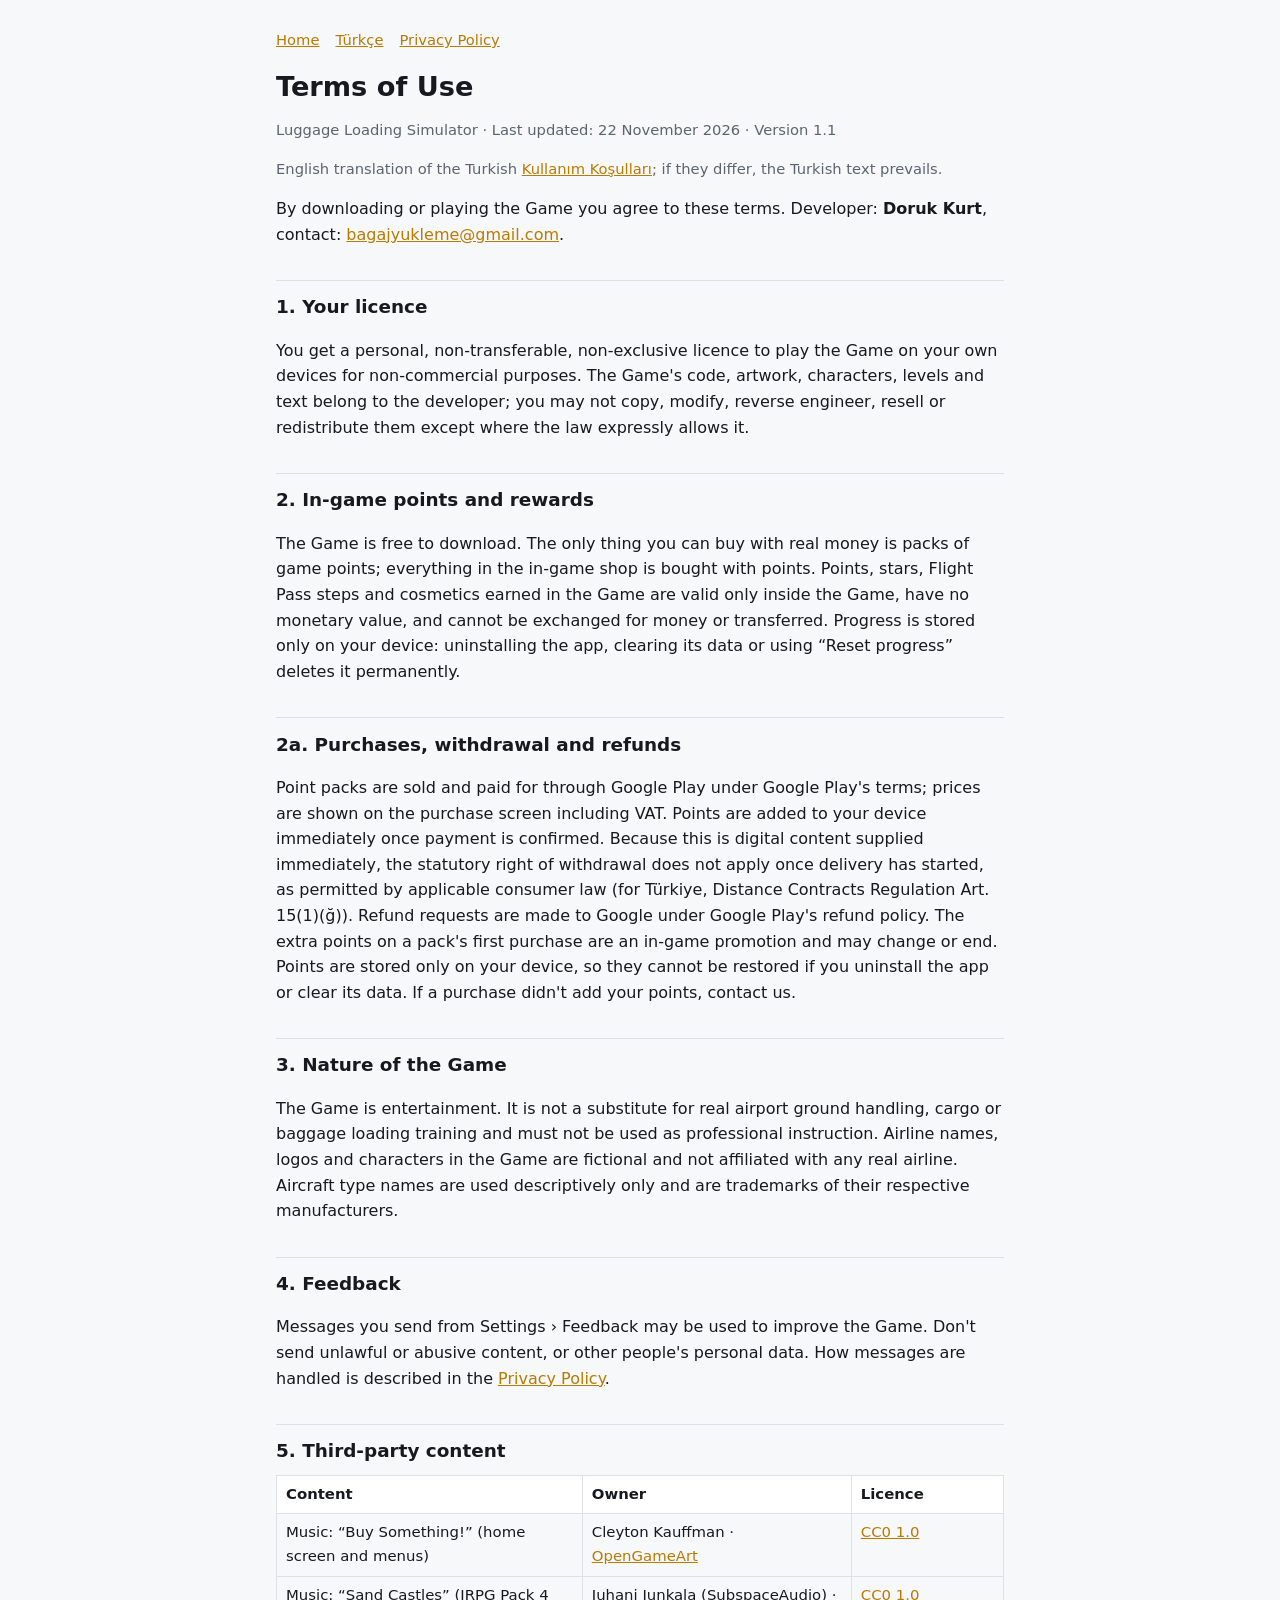
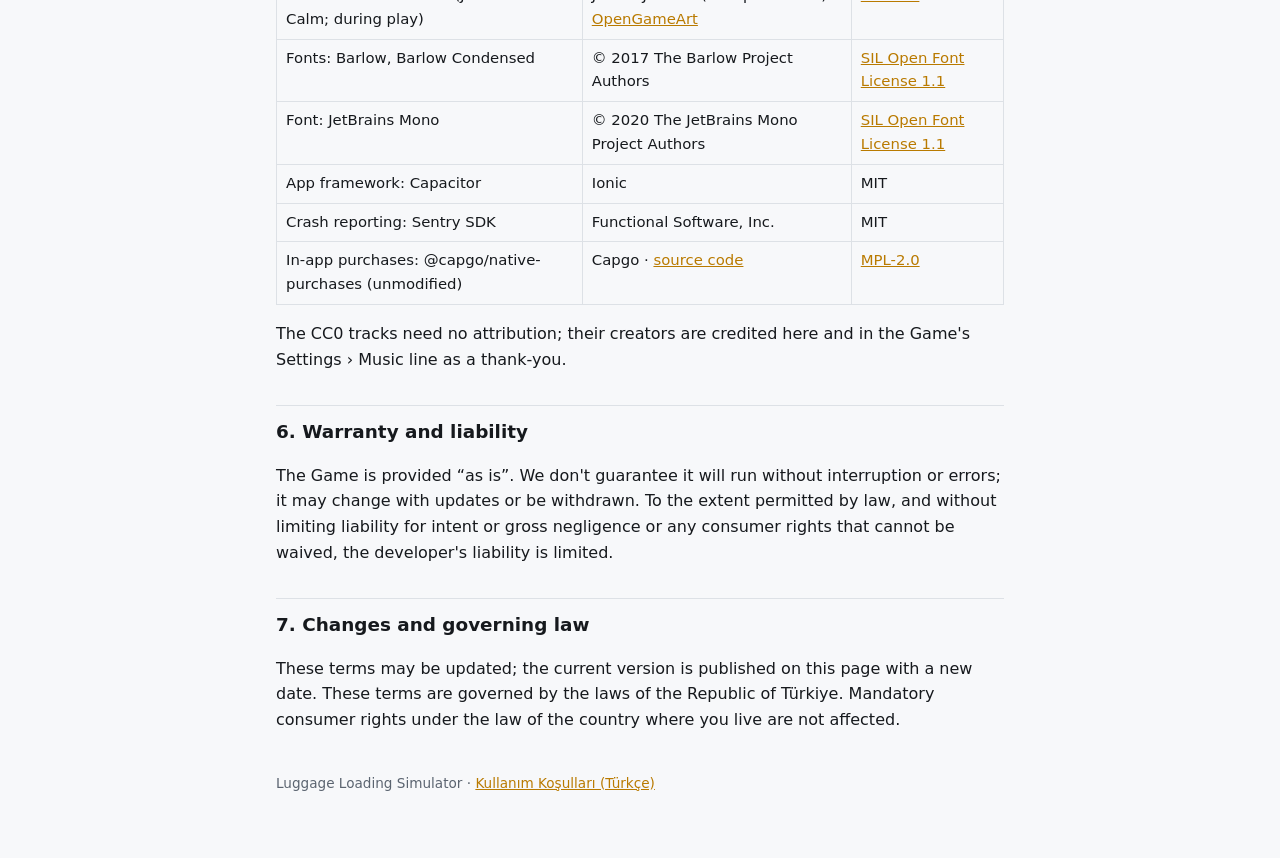
<file: terms.html>
<!doctype html>
<html lang="en">
<head>
<meta charset="utf-8">
<meta name="viewport" content="width=device-width, initial-scale=1">
<title>Terms of Use · Luggage Loading Simulator</title>
<link rel="stylesheet" href="style.css">
</head>
<body>
<main>
<nav class="top"><a href="./">Home</a><a href="kosullar.html" hreflang="tr">Türkçe</a><a href="privacy.html">Privacy Policy</a></nav>
<h1>Terms of Use</h1>
<p class="meta">Luggage Loading Simulator · Last updated: 22 November 2026 · Version 1.1</p>
<p class="meta">English translation of the Turkish <a href="kosullar.html" hreflang="tr">Kullanım Koşulları</a>; if they differ, the Turkish text prevails.</p>

<p>By downloading or playing the Game you agree to these terms. Developer: <strong>Doruk Kurt</strong>, contact: <a href="mailto:bagajyukleme@gmail.com">bagajyukleme@gmail.com</a>.</p>

<h2>1. Your licence</h2>
<p>You get a personal, non-transferable, non-exclusive licence to play the Game on your own devices for non-commercial purposes. The Game's code, artwork, characters, levels and text belong to the developer; you may not copy, modify, reverse engineer, resell or redistribute them except where the law expressly allows it.</p>

<h2>2. In-game points and rewards</h2>
<p>The Game is free to download. The only thing you can buy with real money is packs of game points; everything in the in-game shop is bought with points. Points, stars, Flight Pass steps and cosmetics earned in the Game are valid only inside the Game, have no monetary value, and cannot be exchanged for money or transferred. Progress is stored only on your device: uninstalling the app, clearing its data or using “Reset progress” deletes it permanently.</p>

<h2>2a. Purchases, withdrawal and refunds</h2>
<p>Point packs are sold and paid for through Google Play under Google Play's terms; prices are shown on the purchase screen including VAT. Points are added to your device immediately once payment is confirmed. Because this is digital content supplied immediately, the statutory right of withdrawal does not apply once delivery has started, as permitted by applicable consumer law (for Türkiye, Distance Contracts Regulation Art. 15(1)(ğ)). Refund requests are made to Google under Google Play's refund policy. The extra points on a pack's first purchase are an in-game promotion and may change or end. Points are stored only on your device, so they cannot be restored if you uninstall the app or clear its data. If a purchase didn't add your points, contact us.</p>

<h2>3. Nature of the Game</h2>
<p>The Game is entertainment. It is not a substitute for real airport ground handling, cargo or baggage loading training and must not be used as professional instruction. Airline names, logos and characters in the Game are fictional and not affiliated with any real airline. Aircraft type names are used descriptively only and are trademarks of their respective manufacturers.</p>

<h2>4. Feedback</h2>
<p>Messages you send from Settings › Feedback may be used to improve the Game. Don't send unlawful or abusive content, or other people's personal data. How messages are handled is described in the <a href="privacy.html">Privacy Policy</a>.</p>

<h2>5. Third-party content</h2>
<table>
<tr><th>Content</th><th>Owner</th><th>Licence</th></tr>
<tr><td>Music: “Buy Something!” (home screen and menus)</td><td>Cleyton Kauffman · <a href="https://opengameart.org/content/shop-theme">OpenGameArt</a></td><td><a href="https://creativecommons.org/publicdomain/zero/1.0/">CC0 1.0</a></td></tr>
<tr><td>Music: “Sand Castles” (JRPG Pack 4 Calm; during play)</td><td>Juhani Junkala (SubspaceAudio) · <a href="https://opengameart.org/content/jrpg-pack-4-calm">OpenGameArt</a></td><td><a href="https://creativecommons.org/publicdomain/zero/1.0/">CC0 1.0</a></td></tr>
<tr><td>Fonts: Barlow, Barlow Condensed</td><td>© 2017 The Barlow Project Authors</td><td><a href="https://openfontlicense.org/">SIL Open Font License 1.1</a></td></tr>
<tr><td>Font: JetBrains Mono</td><td>© 2020 The JetBrains Mono Project Authors</td><td><a href="https://openfontlicense.org/">SIL Open Font License 1.1</a></td></tr>
<tr><td>App framework: Capacitor</td><td>Ionic</td><td>MIT</td></tr>
<tr><td>Crash reporting: Sentry SDK</td><td>Functional Software, Inc.</td><td>MIT</td></tr>
<tr><td>In-app purchases: @capgo/native-purchases (unmodified)</td><td>Capgo · <a href="https://github.com/Cap-go/capacitor-native-purchases">source code</a></td><td><a href="https://www.mozilla.org/MPL/2.0/">MPL-2.0</a></td></tr>
</table>
<p>The CC0 tracks need no attribution; their creators are credited here and in the Game's Settings › Music line as a thank-you.</p>

<h2>6. Warranty and liability</h2>
<p>The Game is provided “as is”. We don't guarantee it will run without interruption or errors; it may change with updates or be withdrawn. To the extent permitted by law, and without limiting liability for intent or gross negligence or any consumer rights that cannot be waived, the developer's liability is limited.</p>

<h2>7. Changes and governing law</h2>
<p>These terms may be updated; the current version is published on this page with a new date. These terms are governed by the laws of the Republic of Türkiye. Mandatory consumer rights under the law of the country where you live are not affected.</p>

<footer>Luggage Loading Simulator · <a href="kosullar.html" hreflang="tr">Kullanım Koşulları (Türkçe)</a></footer>
</main>
</body>
</html>
</file>
<file: style.css>
:root{--bg:#f7f8fa;--ink:#16191d;--muted:#5b6470;--line:#dde1e6;--acc:#b97a00;--card:#fff}
@media (prefers-color-scheme:dark){:root{--bg:#0a0c0e;--ink:#e8eaed;--muted:#9aa3ad;--line:#262b31;--acc:#f2b632;--card:#12161a}}
*{box-sizing:border-box}
body{margin:0;background:var(--bg);color:var(--ink);font:16px/1.6 system-ui,-apple-system,"Segoe UI",Roboto,sans-serif}
main{max-width:760px;margin:0 auto;padding:28px 16px 64px}
h1{font-size:1.7rem;line-height:1.25;margin:.2em 0 .3em}
h2{font-size:1.15rem;margin:1.8em 0 .4em;padding-top:.6em;border-top:1px solid var(--line)}
h3{font-size:1rem;margin:1.2em 0 .3em}
a{color:var(--acc)}
.meta{color:var(--muted);font-size:.92rem}
nav.top{display:flex;flex-wrap:wrap;gap:8px 16px;font-size:.92rem;margin-bottom:18px}
table{width:100%;border-collapse:collapse;font-size:.93rem;margin:.6em 0;display:block;overflow-x:auto}
th,td{border:1px solid var(--line);padding:7px 9px;text-align:left;vertical-align:top}
th{background:var(--card)}
.card{background:var(--card);border:1px solid var(--line);border-radius:12px;padding:14px 16px;margin:12px 0}
ul.links{list-style:none;padding:0}ul.links li{margin:10px 0}
ul.links a{font-weight:600;font-size:1.05rem}
footer{margin-top:40px;color:var(--muted);font-size:.85rem}
</file>
